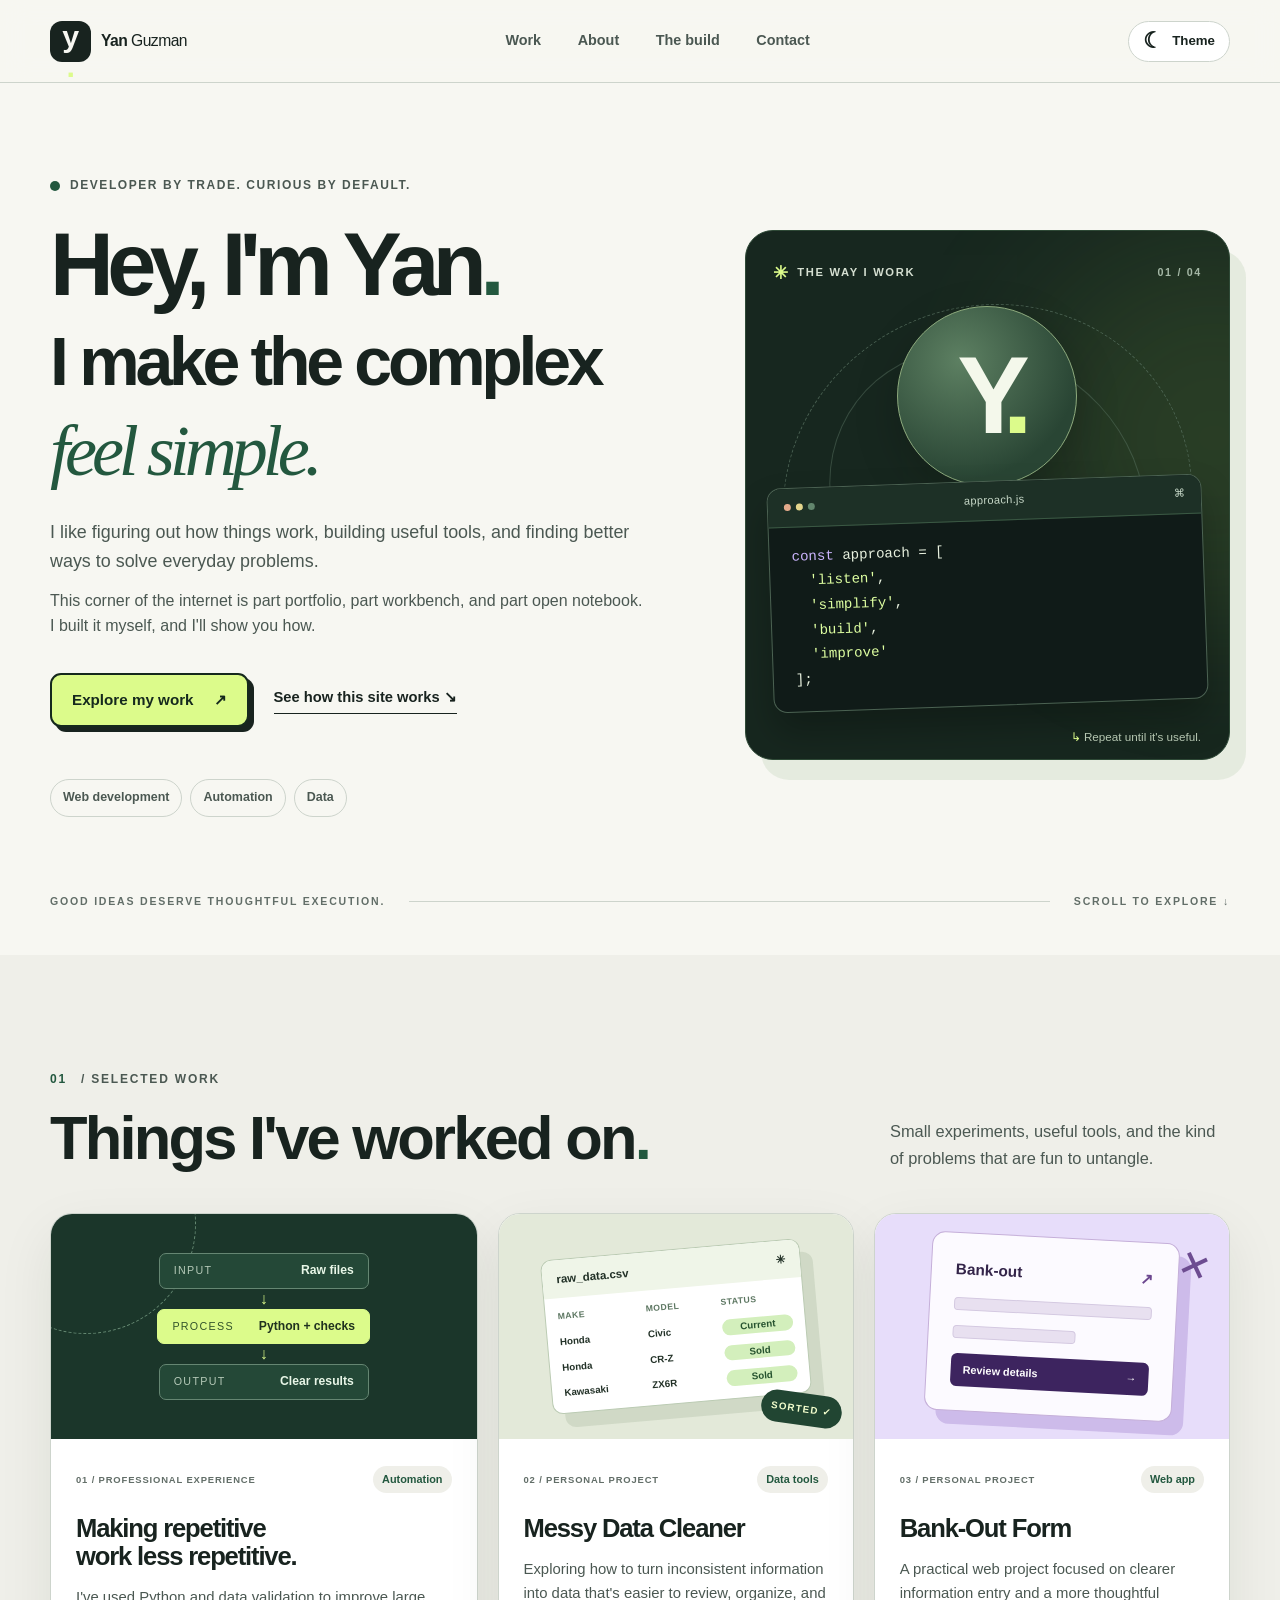
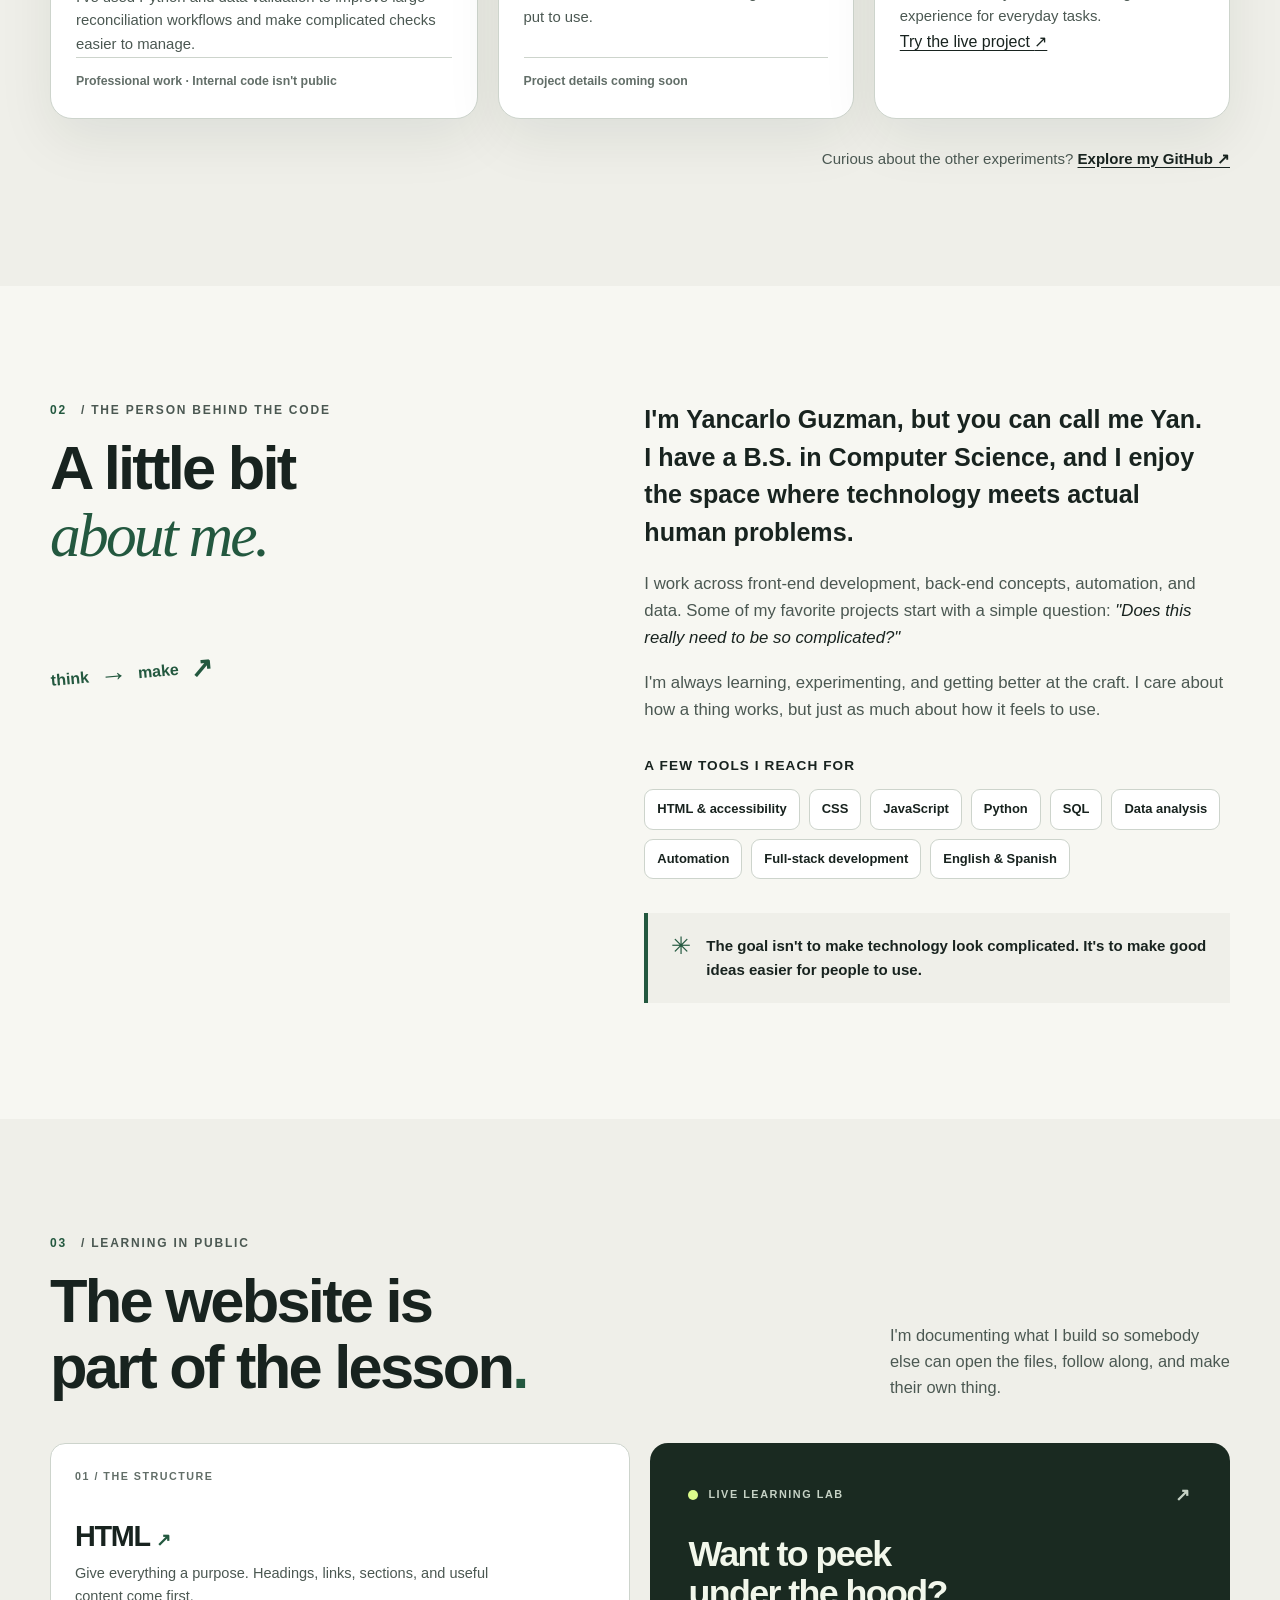
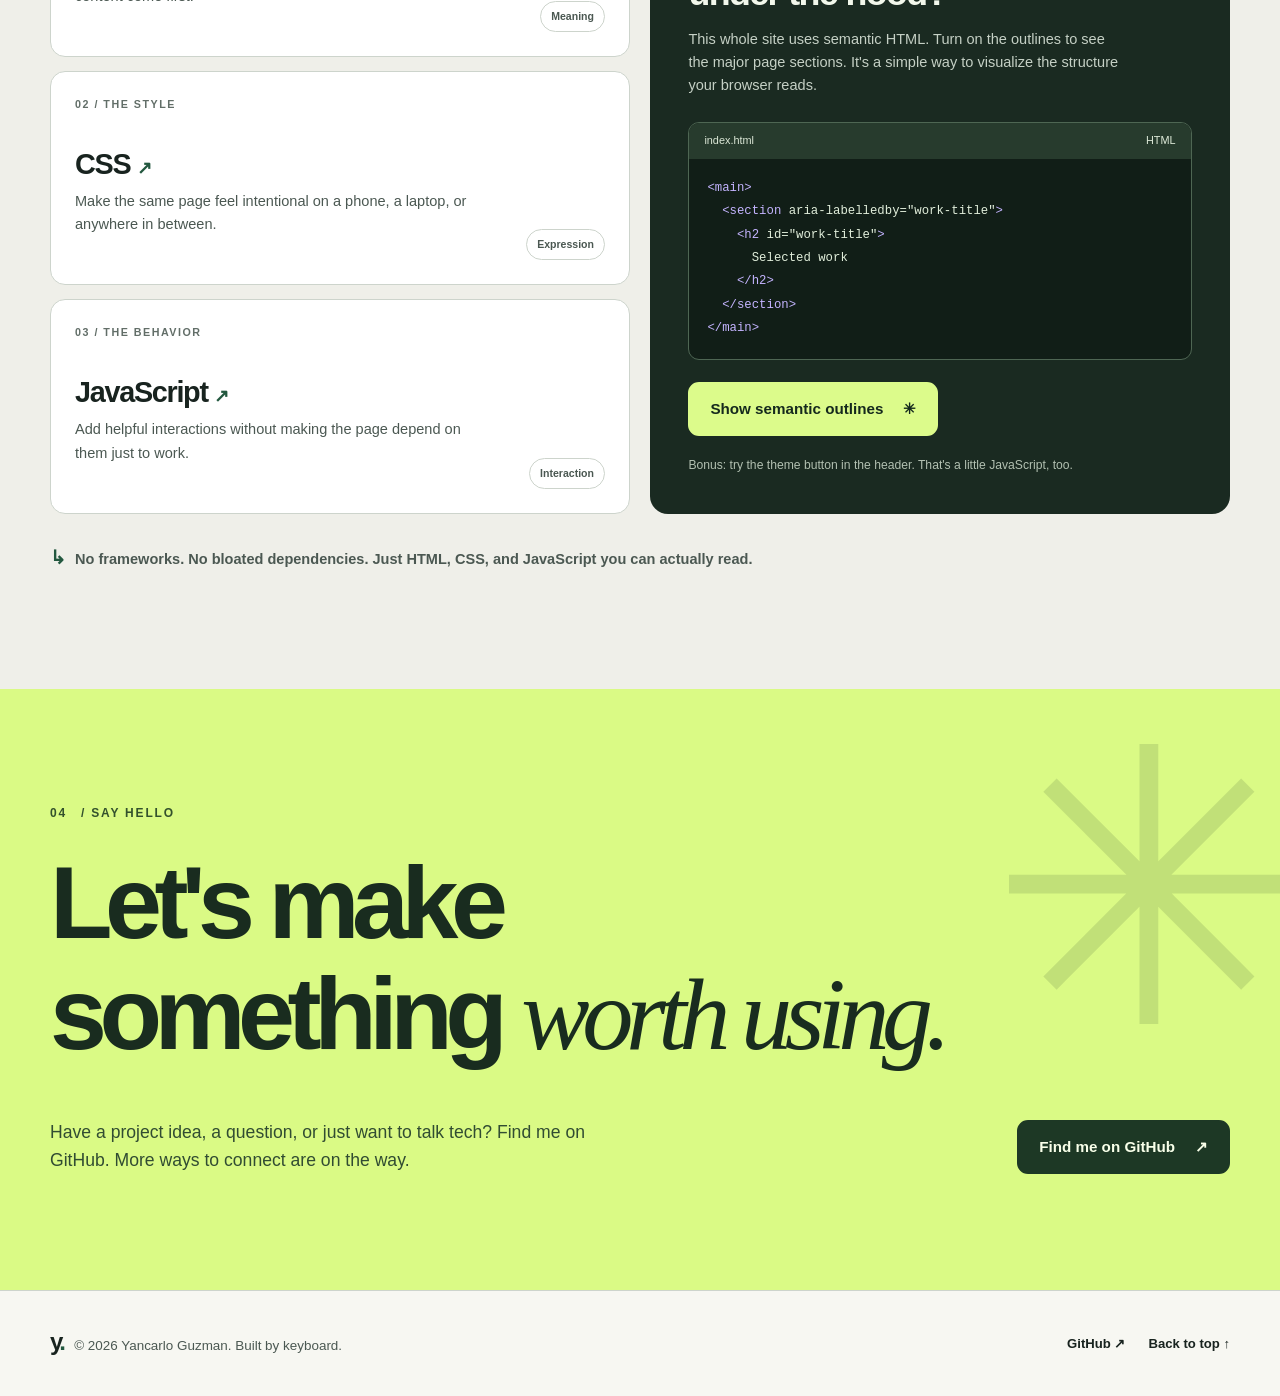
<file: index.html>
<!doctype html>
<html lang="en">
<head>
  <meta charset="utf-8">
  <meta name="viewport" content="width=device-width, initial-scale=1">
  <meta name="description" content="I'm Yan Guzman, a developer and problem solver working across the web, automation, and data. Explore my projects and follow along as I build in public.">
  <meta name="author" content="Yancarlo Guzman">
  <meta name="theme-color" content="#f7f7f2">
  <meta name="color-scheme" content="light dark">
  <meta name="robots" content="index, follow">
  <link rel="canonical" href="https://yancarlo.com/">
  <link rel="icon" href="./favicon.svg" type="image/svg+xml">

  <!-- I give social shares their own headline and description. Otherwise, sites guess what to show. -->
  <meta property="og:type" content="website">
  <meta property="og:site_name" content="Yan Guzman">
  <meta property="og:title" content="Yan Guzman — Developer & Problem Solver">
  <meta property="og:description" content="Making complex ideas feel simple. Projects, practical problem-solving, and learning by building.">
  <meta property="og:url" content="https://yancarlo.com/">
  <meta property="og:image" content="https://yancarlo.com/og-card.png">
  <meta property="og:image:width" content="1200">
  <meta property="og:image:height" content="630">
  <meta property="og:image:alt" content="Yan Guzman — I make the complex feel simple.">
  <meta name="twitter:card" content="summary_large_image">

  <title>Yan Guzman — Developer &amp; Problem Solver</title>

  <!-- Keeping files separate makes it easy to learn HTML, CSS, and JavaScript one layer at a time. -->
  <link rel="stylesheet" href="./styles.css">
  <script src="./script.js" defer></script>

  <!-- This gives search engines a little structured context. It's data, not visible page content. -->
  <script type="application/ld+json">
    {
      "@context": "https://schema.org",
      "@type": "Person",
      "name": "Yancarlo Guzman",
      "alternateName": "Yan Guzman",
      "url": "https://yancarlo.com/",
      "description": "Developer and problem solver interested in web development, automation, and data.",
      "sameAs": ["https://github.com/qittco"]
    }
  </script>
</head>
<body id="top">
  <!-- Keyboard users can skip the repeated navigation and go straight to the good stuff. -->
  <a class="skip-link" href="#main-content">Skip to main content</a>

  <header class="site-header" data-landmark="header">
    <div class="container header-inner">
      <a class="brand" href="#top" aria-label="Yan Guzman, back to top">
        <span class="brand-mark" aria-hidden="true">y<span>.</span></span>
        <span class="brand-name">Yan <span>Guzman</span></span>
      </a>

      <!-- These are ordinary links, so navigation works even when JavaScript is off. -->
      <nav class="site-nav" aria-label="Main navigation">
        <ul>
          <li><a href="#projects">Work</a></li>
          <li><a href="#about">About</a></li>
          <li><a href="#building">The build</a></li>
          <li><a href="#contact">Contact</a></li>
        </ul>
      </nav>

      <!-- Hidden until JavaScript starts: I don't want a button that does nothing. -->
      <button class="theme-toggle" type="button" data-theme-toggle aria-label="Switch color theme" hidden>
        <span class="theme-symbol" data-theme-symbol aria-hidden="true">☾</span>
        <span class="theme-toggle-text">Theme</span>
      </button>
    </div>
  </header>

  <main id="main-content" tabindex="-1" data-landmark="main">
    <!-- I use one H1 for the big introduction, then H2s for the main sections. -->
    <section class="hero section" aria-labelledby="intro-heading" data-landmark="section · introduction">
      <div class="container hero-grid">
        <div class="hero-copy">
          <p class="eyebrow"><span class="eyebrow-dot" aria-hidden="true"></span> Developer by trade. Curious by default.</p>
          <h1 id="intro-heading">Hey, I'm Yan<span class="period">.</span><br><span class="hero-statement">I make the complex <em>feel simple.</em></span></h1>
          <p class="hero-description">I like figuring out how things work, building useful tools, and finding better ways to solve everyday problems.</p>
          <p class="hero-description hero-description-secondary">This corner of the internet is part portfolio, part workbench, and part open notebook. I built it myself, and I'll show you how.</p>
          <div class="hero-actions">
            <a class="button button-primary" href="#projects">Explore my work <span aria-hidden="true">↗</span></a>
            <a class="text-link" href="#building">See how this site works <span aria-hidden="true">↘</span></a>
          </div>
          <ul class="hero-credentials" aria-label="Areas of focus">
            <li>Web development</li>
            <li>Automation</li>
            <li>Data</li>
          </ul>
        </div>

        <!-- This little code card is regular text, not a big image that needs downloading. -->
        <aside class="hero-visual" aria-label="My approach to solving a problem">
          <div class="visual-topline"><span class="tiny-star" aria-hidden="true">✳</span> THE WAY I WORK <span class="visual-coordinate" aria-hidden="true">01 / 04</span></div>
          <div class="orbit orbit-one" aria-hidden="true"></div>
          <div class="orbit orbit-two" aria-hidden="true"></div>
          <div class="visual-center" aria-hidden="true"><span>Y<span class="period">.</span></span></div>
          <div class="code-card">
            <div class="code-card-top"><span class="window-dots" aria-hidden="true"><i></i><i></i><i></i></span><span>approach.js</span><span aria-hidden="true">⌘</span></div>
            <pre><code><span class="code-purple">const</span> approach = [
  <span class="code-lime">'listen'</span>,
  <span class="code-lime">'simplify'</span>,
  <span class="code-lime">'build'</span>,
  <span class="code-lime">'improve'</span>
];</code></pre>
          </div>
          <p class="visual-caption"><span class="caption-mark" aria-hidden="true">↳</span> Repeat until it's useful.</p>
        </aside>
      </div>
      <div class="container">
        <div class="hero-bottom"><span>GOOD IDEAS DESERVE THOUGHTFUL EXECUTION.</span><span class="hero-bottom-line" aria-hidden="true"></span><span>SCROLL TO EXPLORE ↓</span></div>
      </div>
    </section>

    <section class="section projects-section" id="projects" aria-labelledby="projects-heading" data-landmark="section · projects">
      <div class="container">
        <div class="section-heading">
          <div>
            <p class="section-kicker"><span>01</span> / SELECTED WORK</p>
            <h2 id="projects-heading">Things I've worked on<span class="period">.</span></h2>
          </div>
          <p>Small experiments, useful tools, and the kind of problems that are fun to untangle.</p>
        </div>

        <!-- Honest project cards beat placeholder links. I only link to work when I have a real page to show. -->
        <div class="project-grid">
          <article class="project-card project-card-featured">
            <div class="project-art project-art-flow" aria-hidden="true">
              <div class="flow-node"><span>INPUT</span><strong>Raw files</strong></div>
              <div class="flow-connector"><span>↓</span></div>
              <div class="flow-node flow-node-active"><span>PROCESS</span><strong>Python + checks</strong></div>
              <div class="flow-connector"><span>↓</span></div>
              <div class="flow-node"><span>OUTPUT</span><strong>Clear results</strong></div>
            </div>
            <div class="project-body">
              <p class="project-meta"><span>01 / PROFESSIONAL EXPERIENCE</span><span class="project-tag">Automation</span></p>
              <h3>Making repetitive work less repetitive.</h3>
              <p>I've used Python and data validation to improve large reconciliation workflows and make complicated checks easier to manage.</p>
              <p class="project-disclosure">Professional work · Internal code isn't public</p>
            </div>
          </article>

          <article class="project-card">
            <div class="project-art project-art-data" aria-hidden="true">
              <div class="data-window">
                <div class="data-window-heading"><span>raw_data.csv</span><span>✳</span></div>
                <div class="data-table"><span>MAKE</span><span>MODEL</span><span>STATUS</span><b>Honda</b><b>Civic</b><b class="data-pill">Current</b><b>Honda</b><b>CR-Z</b><b class="data-pill">Sold</b><b>Kawasaki</b><b>ZX6R</b><b class="data-pill">Sold</b></div>
              </div>
              <span class="art-stamp">SORTED ✓</span>
            </div>
            <div class="project-body">
              <p class="project-meta"><span>02 / PERSONAL PROJECT</span><span class="project-tag">Data tools</span></p>
              <h3>Messy Data Cleaner</h3>
              <p>Exploring how to turn inconsistent information into data that's easier to review, organize, and put to use.</p>
              <p class="project-disclosure">Project details coming soon</p>
            </div>
          </article>

          <article class="project-card">
            <div class="project-art project-art-form" aria-hidden="true">
              <div class="form-mockup"><span class="form-mockup-title">Bank-out <span>↗</span></span><span class="form-mockup-line"></span><span class="form-mockup-line short"></span><span class="form-mockup-button">Review details <span>→</span></span></div>
              <span class="form-cross" aria-hidden="true">+</span>
            </div>
            <div class="project-body">
              <p class="project-meta"><span>03 / PERSONAL PROJECT</span><span class="project-tag">Web app</span></p>
              <h3>Bank-Out Form</h3>
              <p>A practical web project focused on clearer information entry and a more thoughtful experience for everyday tasks.</p>
              <a class="project-link" href="/projects/bankout">
                Try the live project
                <span aria-hidden="true">↗</span>
                </a>
            </div>
          </article>
        </div>
        <p class="projects-followup">Curious about the other experiments? <a class="inline-link" href="https://github.com/qittco" target="_blank" rel="noopener noreferrer">Explore my GitHub <span aria-hidden="true">↗</span></a></p>
      </div>
    </section>

    <section class="section about-section" id="about" aria-labelledby="about-heading" data-landmark="section · about">
      <div class="container about-grid">
        <div class="about-heading">
          <p class="section-kicker"><span>02</span> / THE PERSON BEHIND THE CODE</p>
          <h2 id="about-heading">A little bit <em>about me.</em></h2>
          <div class="about-doodle" aria-hidden="true"><span>think</span><span>→</span><span>make</span><span>↗</span></div>
        </div>
        <div class="about-content">
          <p class="about-lead">I'm Yancarlo Guzman, but you can call me Yan. I have a B.S. in Computer Science, and I enjoy the space where technology meets actual human problems.</p>
          <p>I work across front-end development, back-end concepts, automation, and data. Some of my favorite projects start with a simple question: <em>"Does this really need to be so complicated?"</em></p>
          <p>I'm always learning, experimenting, and getting better at the craft. I care about how a thing works, but just as much about how it feels to use.</p>
          <h3 class="subheading">A few tools I reach for</h3>
          <ul class="skill-tags" aria-label="Technical interests and tools">
            <li>HTML &amp; accessibility</li><li>CSS</li><li>JavaScript</li><li>Python</li><li>SQL</li><li>Data analysis</li><li>Automation</li><li>Full-stack development</li><li>English &amp; Spanish</li>
          </ul>
          <div class="about-note"><span aria-hidden="true">✳</span><p>The goal isn't to make technology look complicated. It's to make good ideas easier for people to use.</p></div>
        </div>
      </div>
    </section>

    <section class="section building-section" id="building" aria-labelledby="building-heading" data-landmark="section · building in public">
      <div class="container">
        <div class="section-heading building-heading">
          <div><p class="section-kicker"><span>03</span> / LEARNING IN PUBLIC</p><h2 id="building-heading">The website is part of the lesson<span class="period">.</span></h2></div>
          <p>I'm documenting what I build so somebody else can open the files, follow along, and make their own thing.</p>
        </div>
        <div class="building-grid">
          <div class="building-layers">
            <article class="layer-card"><span class="layer-number">01 / THE STRUCTURE</span><div><h3>HTML <span aria-hidden="true">↗</span></h3><p>Give everything a purpose. Headings, links, sections, and useful content come first.</p></div><span class="layer-chip">Meaning</span></article>
            <article class="layer-card"><span class="layer-number">02 / THE STYLE</span><div><h3>CSS <span aria-hidden="true">↗</span></h3><p>Make the same page feel intentional on a phone, a laptop, or anywhere in between.</p></div><span class="layer-chip">Expression</span></article>
            <article class="layer-card"><span class="layer-number">03 / THE BEHAVIOR</span><div><h3>JavaScript <span aria-hidden="true">↗</span></h3><p>Add helpful interactions without making the page depend on them just to work.</p></div><span class="layer-chip">Interaction</span></article>
          </div>
          <div class="build-lab">
            <div class="lab-heading"><span class="lab-dot" aria-hidden="true"></span><span>LIVE LEARNING LAB</span><span aria-hidden="true">↗</span></div>
            <h3>Want to peek under the hood?</h3>
            <p>This whole site uses semantic HTML. Turn on the outlines to see the major page sections. It's a simple way to visualize the structure your browser reads.</p>
            <div class="lab-code"><div class="lab-code-heading"><span>index.html</span><span>HTML</span></div><pre><code><span class="lab-code-blue">&lt;main&gt;</span>
  <span class="lab-code-blue">&lt;section</span> aria-labelledby="work-title"<span class="lab-code-blue">&gt;</span>
    <span class="lab-code-blue">&lt;h2</span> id="work-title"<span class="lab-code-blue">&gt;</span>
      Selected work
    <span class="lab-code-blue">&lt;/h2&gt;</span>
  <span class="lab-code-blue">&lt;/section&gt;</span>
<span class="lab-code-blue">&lt;/main&gt;</span></code></pre></div>
            <!-- This button becomes available only when script.js is running. -->
            <button class="button button-lab" type="button" data-outline-toggle aria-pressed="false" hidden><span data-outline-label>Show semantic outlines</span> <span aria-hidden="true">✳</span></button>
            <p class="lab-footnote">Bonus: try the theme button in the header. That's a little JavaScript, too.</p>
          </div>
        </div>
        <p class="build-principle"><span aria-hidden="true">↳</span> No frameworks. No bloated dependencies. Just HTML, CSS, and JavaScript you can actually read.</p>
      </div>
    </section>

    <section class="section contact-section" id="contact" aria-labelledby="contact-heading" data-landmark="section · contact">
      <div class="container contact-inner">
        <p class="section-kicker"><span>04</span> / SAY HELLO</p>
        <h2 id="contact-heading">Let's make something <em>worth using.</em></h2>
        <div class="contact-bottom"><p>Have a project idea, a question, or just want to talk tech? Find me on GitHub. More ways to connect are on the way.</p><a class="button button-contact" href="https://github.com/qittco" target="_blank" rel="noopener noreferrer">Find me on GitHub <span aria-hidden="true">↗</span></a></div>
        <span class="contact-spark" aria-hidden="true">✳</span>
      </div>
    </section>
  </main>

  <footer class="site-footer" data-landmark="footer">
    <div class="container footer-inner">
      <p><span class="footer-brand">y<span class="period">.</span></span> © <span data-year>2026</span> Yancarlo Guzman. Built by keyboard.</p>
      <div class="footer-links"><a href="https://github.com/qittco" target="_blank" rel="noopener noreferrer">GitHub ↗</a><a href="#top">Back to top ↑</a></div>
    </div>
  </footer>
</body>
</html>
</file>
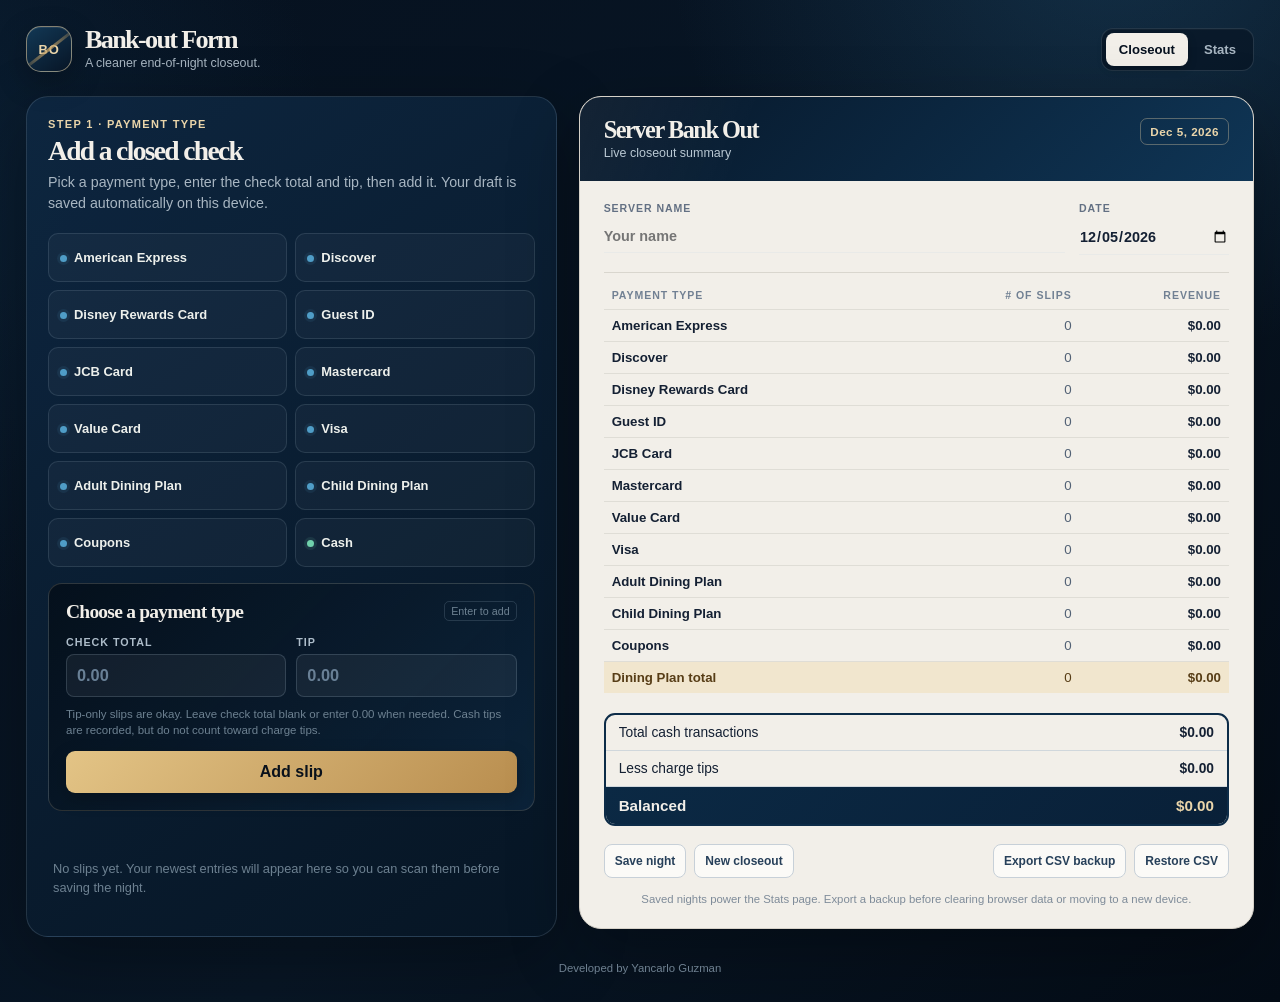
<file: Projects/bankout.html>
<!doctype html>
<html lang="en">
<head>
  <meta charset="utf-8">
  <meta name="viewport" content="width=device-width, initial-scale=1">
  <meta name="theme-color" content="#06111f">
  <meta name="description" content="A fast, private server bank-out form with backup and performance statistics.">
  <title>Bank-out Form</title>
  <style>
    /*
      BANK-OUT FORM
      One self-contained HTML file. It works on GitHub Pages with no server,
      no log-in, and no external packages. Data stays in the browser until
      the user exports a CSV backup.
    */
    :root {
      --sapphire-950: #06111f;
      --sapphire-900: #091a2d;
      --sapphire-800: #0d2741;
      --sapphire-700: #123755;
      --sapphire-500: #4f9dc7;
      --ink: #edf0ec;
      --ink-muted: #a8b6c2;
      --ink-faint: #6d8191;
      --paper: #f2efe9;
      --paper-soft: #e8e5de;
      --line-dark: rgba(185, 211, 229, .16);
      --line-light: #d9d6ce;
      --gold: #c6a367;
      --gold-light: #ead5aa;
      --positive: #70d1ac;
      --warning: #f1b36a;
      --danger: #f18787;
      --shadow: 0 24px 70px rgba(0, 0, 0, .30);
      --radius-lg: 22px;
      --radius-md: 14px;
      --radius-sm: 10px;
      /*
        These local font stacks give the interface the same kind of elegant,
        high-contrast editorial feeling as the Qitt wordmark without relying
        on a downloaded web font.
      */
      --font-display: "Bodoni 72", Didot, "Bodoni Moda", "Iowan Old Style", Georgia, serif;
      --font-ui: "Avenir Next", Avenir, "Helvetica Neue", Helvetica, Arial, sans-serif;
    }

    * { box-sizing: border-box; }

    html { background: var(--sapphire-950); }

    body {
      min-width: 320px;
      margin: 0;
      color: var(--ink);
      font-family: var(--font-ui);
      background:
        radial-gradient(circle at 87% -8%, rgba(49, 116, 161, .27), transparent 28rem),
        radial-gradient(circle at -12% 17%, rgba(18, 55, 85, .42), transparent 30rem),
        linear-gradient(135deg, #06111f 0%, #081625 55%, #040c16 100%);
    }

    button, input { font: inherit; }

    button { -webkit-tap-highlight-color: transparent; }

    .shell {
      max-width: 1500px;
      min-height: 100vh;
      margin: 0 auto;
      padding: 26px;
    }

    .app-header {
      display: flex;
      align-items: center;
      justify-content: space-between;
      gap: 18px;
      margin-bottom: 24px;
    }

    .identity { display: flex; align-items: center; gap: 13px; }

    .brand-mark {
      position: relative;
      display: grid;
      width: 46px;
      height: 46px;
      place-items: center;
      overflow: hidden;
      color: var(--gold-light);
      border: 1px solid rgba(234, 213, 170, .55);
      border-radius: 15px;
      background: linear-gradient(145deg, #123855, #071526);
      box-shadow: inset 0 1px 0 rgba(255,255,255,.08), 0 10px 30px rgba(0,0,0,.25);
      font-size: .81rem;
      font-weight: 900;
      letter-spacing: .07em;
    }

    .brand-mark::after {
      position: absolute;
      width: 74px;
      height: 3px;
      content: "";
      transform: rotate(-38deg);
      background: linear-gradient(90deg, transparent, var(--gold), transparent);
      opacity: .8;
    }

    .identity h1 {
      margin: 0;
      color: var(--paper);
      font-family: var(--font-display);
      font-size: 1.64rem;
      font-weight: 600;
      letter-spacing: -.065em;
      line-height: .95;
    }

    .identity p {
      margin: 3px 0 0;
      color: var(--ink-muted);
      font-size: .78rem;
    }

    .nav {
      display: inline-flex;
      padding: 4px;
      border: 1px solid var(--line-dark);
      border-radius: 12px;
      background: rgba(7, 22, 37, .72);
      box-shadow: inset 0 1px 0 rgba(255,255,255,.03);
      gap: 3px;
    }

    .nav button {
      padding: 9px 13px;
      color: var(--ink-muted);
      border: 0;
      border-radius: 8px;
      background: transparent;
      font-size: .82rem;
      font-weight: 800;
      cursor: pointer;
      transition: .16s ease;
    }

    .nav button:hover { color: var(--paper); }
    .nav button.active {
      color: var(--sapphire-950);
      background: var(--paper);
      box-shadow: 0 3px 10px rgba(0,0,0,.2);
    }

    .view[hidden] { display: none; }

    .closeout-layout {
      display: grid;
      grid-template-columns: minmax(330px, .88fr) minmax(500px, 1.12fr);
      align-items: start;
      gap: 22px;
    }

    .panel {
      border: 1px solid var(--line-dark);
      border-radius: var(--radius-lg);
      background: linear-gradient(145deg, rgba(14, 39, 65, .93), rgba(7, 22, 37, .93));
      box-shadow: var(--shadow);
    }

    .entry-panel { padding: 21px; }

    .eyebrow {
      margin: 0 0 8px;
      color: var(--gold-light);
      font-size: .69rem;
      font-weight: 900;
      letter-spacing: .12em;
      text-transform: uppercase;
    }

    h2 {
      margin: 0;
      color: var(--paper);
      font-family: var(--font-display);
      font-size: 1.72rem;
      font-weight: 600;
      letter-spacing: -.06em;
      line-height: .98;
    }

    .intro {
      margin: 7px 0 20px;
      color: var(--ink-muted);
      font-size: .89rem;
      line-height: 1.45;
    }

    .payment-grid {
      display: grid;
      grid-template-columns: repeat(2, minmax(0, 1fr));
      gap: 8px;
    }

    .payment-type {
      min-height: 49px;
      padding: 10px 11px;
      color: var(--ink);
      border: 1px solid rgba(189, 213, 229, .13);
      border-radius: var(--radius-sm);
      background: rgba(255,255,255,.035);
      font-size: .81rem;
      font-weight: 750;
      line-height: 1.16;
      text-align: left;
      cursor: pointer;
      transition: .16s ease;
    }

    .payment-type::before {
      display: inline-block;
      width: 7px;
      height: 7px;
      margin-right: 7px;
      content: "";
      border-radius: 50%;
      background: var(--sapphire-500);
      box-shadow: 0 0 0 3px rgba(79, 157, 199, .10);
    }

    .payment-type.cash::before {
      background: var(--positive);
      box-shadow: 0 0 0 3px rgba(112, 209, 172, .11);
    }

    .payment-type:hover,
    .payment-type:focus-visible {
      border-color: rgba(234, 213, 170, .65);
      background: rgba(198, 163, 103, .10);
      outline: none;
    }

    .payment-type.selected {
      color: #fff9ec;
      border-color: var(--gold);
      background: linear-gradient(135deg, rgba(198,163,103,.24), rgba(17,55,85,.58));
      box-shadow: inset 0 0 0 1px rgba(255,255,255,.045);
    }

    .quick-add {
      margin-top: 16px;
      padding: 17px;
      border: 1px solid rgba(234, 213, 170, .17);
      border-radius: var(--radius-md);
      background: linear-gradient(135deg, rgba(4, 13, 23, .82), rgba(13, 37, 60, .92));
    }

    .quick-add-top { display: flex; justify-content: space-between; gap: 12px; align-items: start; }

    .quick-add h3 {
      min-height: 20px;
      margin: 0 0 13px;
      color: var(--paper);
      font-family: var(--font-display);
      font-size: 1.22rem;
      font-weight: 600;
      letter-spacing: -.04em;
    }

    .shortcut {
      padding: 3px 6px;
      color: var(--ink-faint);
      border: 1px solid var(--line-dark);
      border-radius: 5px;
      font-size: .67rem;
      white-space: nowrap;
    }

    .input-row { display: grid; grid-template-columns: 1fr 1fr; gap: 10px; }

    .field label {
      display: block;
      margin: 0 0 6px;
      color: #aebdca;
      font-size: .67rem;
      font-weight: 900;
      letter-spacing: .09em;
    }

    .field input,
    .form-field input {
      width: 100%;
      border: 1px solid rgba(188, 211, 225, .18);
      border-radius: 8px;
      outline: 0;
      transition: .16s ease;
    }

    .field input {
      padding: 11px 10px;
      color: var(--paper);
      background: rgba(255,255,255,.055);
      font-size: 1.02rem;
      font-weight: 800;
    }

    .field input::placeholder { color: #698096; }
    .field input:focus,
    .form-field input:focus { border-color: var(--gold); box-shadow: 0 0 0 3px rgba(198, 163, 103, .12); }

    .tip-note {
      margin: 10px 0 0;
      color: var(--ink-faint);
      font-size: .72rem;
      line-height: 1.35;
    }

    .primary-button,
    .button {
      border: 0;
      font: inherit;
      font-weight: 900;
      cursor: pointer;
      transition: transform .14s ease, filter .14s ease;
    }

    .primary-button:hover,
    .button:hover { filter: brightness(1.06); }

    .primary-button:active,
    .button:active { transform: translateY(1px); }

    .primary-button {
      width: 100%;
      margin-top: 13px;
      padding: 12px;
      color: #09111b;
      border-radius: 9px;
      background: linear-gradient(135deg, #e3c486, #b98e4f);
      box-shadow: 0 6px 18px rgba(0,0,0,.22);
    }

    .slip-list {
      max-height: 340px;
      margin-top: 15px;
      overflow: auto;
    }

    .slip-list::-webkit-scrollbar,
    .history-list::-webkit-scrollbar { width: 7px; }
    .slip-list::-webkit-scrollbar-thumb,
    .history-list::-webkit-scrollbar-thumb { border-radius: 20px; background: #3d576f; }

    .slip {
      display: grid;
      grid-template-columns: minmax(0, 1fr) auto 26px;
      align-items: center;
      gap: 10px;
      padding: 11px 2px;
      border-bottom: 1px solid rgba(201, 218, 230, .12);
    }

    .slip:last-child { border-bottom: 0; }

    .slip-title {
      overflow: hidden;
      color: var(--paper);
      font-size: .82rem;
      font-weight: 800;
      text-overflow: ellipsis;
      white-space: nowrap;
    }

    .slip-meta { margin-top: 3px; color: var(--ink-faint); font-size: .71rem; }
    .slip-amount { color: var(--gold-light); font-size: .86rem; font-weight: 850; font-variant-numeric: tabular-nums; text-align: right; }

    .icon-button {
      display: grid;
      width: 26px;
      height: 26px;
      padding: 0;
      place-items: center;
      color: #e89b9b;
      border: 0;
      border-radius: 7px;
      background: transparent;
      cursor: pointer;
    }

    .icon-button:hover { background: rgba(241, 135, 135, .12); }

    .empty-state {
      padding: 21px 5px 5px;
      color: var(--ink-faint);
      font-size: .8rem;
      line-height: 1.45;
    }

    .bank-sheet {
      overflow: hidden;
      color: #142033;
      border: 1px solid #d6d1c8;
      border-radius: var(--radius-lg);
      background: var(--paper);
      box-shadow: var(--shadow);
    }

    .sheet-banner {
      display: flex;
      align-items: flex-start;
      justify-content: space-between;
      gap: 14px;
      padding: 21px 24px;
      color: var(--paper);
      background:
        linear-gradient(110deg, rgba(255,255,255,.05), transparent 26%),
        linear-gradient(135deg, #071729, #0f3555);
    }

    .sheet-banner h2 { font-size: 1.52rem; }
    .sheet-banner p { margin: 4px 0 0; color: #b9c8d3; font-size: .78rem; }

    .sheet-date {
      padding: 6px 9px;
      color: var(--gold-light);
      border: 1px solid rgba(234,213,170,.35);
      border-radius: 7px;
      font-size: .73rem;
      font-weight: 850;
      letter-spacing: .04em;
      white-space: nowrap;
    }

    .sheet-body { padding: 21px 24px 20px; }

    .details {
      display: grid;
      grid-template-columns: 1fr 150px;
      gap: 14px;
      padding-bottom: 17px;
      border-bottom: 1px solid var(--line-light);
    }

    .form-field label {
      display: block;
      margin-bottom: 6px;
      color: #637083;
      font-size: .66rem;
      font-weight: 900;
      letter-spacing: .09em;
      text-transform: uppercase;
    }

    .form-field input {
      padding: 8px 0;
      color: #142033;
      border-width: 0 0 1px;
      border-radius: 0;
      background: transparent;
      font-size: .9rem;
      font-weight: 800;
      box-shadow: none;
    }

    .bank-table { width: 100%; margin-top: 16px; border-collapse: collapse; }

    .bank-table th {
      padding: 0 8px 8px;
      color: #718093;
      font-size: .66rem;
      font-weight: 900;
      letter-spacing: .09em;
      text-align: left;
      text-transform: uppercase;
    }

    .bank-table th:nth-child(n+2),
    .bank-table td:nth-child(n+2) { text-align: right; }

    .bank-table td {
      padding: 8px;
      border-top: 1px solid #dfddd6;
      font-size: .83rem;
    }

    .bank-table td:first-child { font-weight: 750; }
    .bank-table .number { color: #526175; font-variant-numeric: tabular-nums; }
    .bank-table .amount { font-weight: 850; font-variant-numeric: tabular-nums; }

    .bank-table .dining-row td {
      color: #573d16;
      background: #f1e6ce;
    }

    .cash-box {
      margin-top: 20px;
      overflow: hidden;
      border: 2px solid #0d2c48;
      border-radius: 11px;
    }

    .cash-row {
      display: flex;
      align-items: center;
      justify-content: space-between;
      gap: 16px;
      padding: 10px 13px;
      border-bottom: 1px solid #d0d7dc;
      font-size: .86rem;
    }

    .cash-row:last-child { border: 0; }
    .cash-row strong { font-variant-numeric: tabular-nums; }

    .cash-result {
      color: var(--paper);
      background: linear-gradient(135deg, #0b2944, #092038);
      font-size: .95rem;
      font-weight: 850;
    }

    .cash-result strong { color: var(--gold-light); }
    .cash-result.good strong { color: var(--positive); }
    .cash-result.warn strong { color: var(--warning); }

    .sheet-actions {
      display: flex;
      flex-wrap: wrap;
      justify-content: space-between;
      gap: 11px;
      margin-top: 18px;
    }

    .action-group { display: flex; flex-wrap: wrap; gap: 8px; }

    .button {
      padding: 9px 10px;
      color: #27405a;
      border: 1px solid #c7d0d8;
      border-radius: 8px;
      background: #fbfaf7;
      font-size: .75rem;
    }

    .button.danger { color: #a84d4d; border-color: #e6c2c2; }
    .file-button { position: relative; }
    .file-button input { position: absolute; width: 1px; height: 1px; opacity: 0; pointer-events: none; }

    .saving-note {
      margin: 14px 0 0;
      color: #7e8b99;
      font-size: .71rem;
      line-height: 1.4;
      text-align: center;
    }

    /* Stats */
    .stats-header { margin: 2px 0 20px; }
    .stats-header .intro { max-width: 600px; margin-bottom: 0; }

    .metric-grid {
      display: grid;
      grid-template-columns: repeat(4, minmax(0, 1fr));
      gap: 12px;
      margin-bottom: 19px;
    }

    .metric {
      position: relative;
      min-height: 121px;
      padding: 16px;
      overflow: hidden;
      border: 1px solid var(--line-dark);
      border-radius: var(--radius-md);
      background: linear-gradient(145deg, rgba(16, 47, 77, .92), rgba(7, 22, 37, .92));
      box-shadow: 0 13px 35px rgba(0,0,0,.17);
    }

    .metric::after {
      position: absolute;
      top: -45px;
      right: -40px;
      width: 110px;
      height: 110px;
      content: "";
      border: 1px solid rgba(234,213,170,.11);
      border-radius: 50%;
    }

    .metric-label {
      position: relative;
      color: var(--ink-muted);
      font-size: .67rem;
      font-weight: 900;
      letter-spacing: .09em;
      text-transform: uppercase;
    }

    .metric-value {
      position: relative;
      margin-top: 8px;
      color: var(--paper);
      font-size: 1.52rem;
      font-weight: 850;
      letter-spacing: -.05em;
      font-variant-numeric: tabular-nums;
    }

    .metric-detail {
      position: relative;
      margin-top: 6px;
      color: var(--gold-light);
      font-size: .72rem;
      line-height: 1.35;
    }

    .stats-grid {
      display: grid;
      grid-template-columns: 1.08fr .92fr;
      gap: 19px;
    }

    .stats-card {
      padding: 19px;
      border: 1px solid var(--line-dark);
      border-radius: var(--radius-lg);
      background: linear-gradient(145deg, rgba(13, 39, 65, .92), rgba(7,22,37,.92));
      box-shadow: 0 13px 36px rgba(0,0,0,.15);
    }

    .stats-card h3 {
      margin: 0;
      color: var(--paper);
      font-family: var(--font-display);
      font-size: 1.28rem;
      font-weight: 600;
      letter-spacing: -.045em;
    }

    .stats-card .subhead {
      margin: 5px 0 15px;
      color: var(--ink-faint);
      font-size: .72rem;
      line-height: 1.35;
    }

    .comparison-list { display: grid; gap: 9px; }

    .comparison {
      display: grid;
      grid-template-columns: 1fr auto;
      align-items: center;
      gap: 11px;
      padding: 11px 12px;
      border: 1px solid rgba(189, 213, 229, .11);
      border-radius: 10px;
      background: rgba(255,255,255,.035);
    }

    .comparison b { display: block; color: var(--paper); font-size: .8rem; }
    .comparison small { display: block; margin-top: 3px; color: var(--ink-faint); font-size: .69rem; }
    .comparison strong { color: var(--gold-light); font-size: .86rem; font-variant-numeric: tabular-nums; text-align: right; }
    .comparison strong.up { color: var(--positive); }
    .comparison strong.down { color: var(--warning); }

    .record {
      display: flex;
      align-items: center;
      justify-content: space-between;
      gap: 15px;
      padding: 15px;
      border: 1px solid rgba(198,163,103,.27);
      border-radius: 12px;
      background: linear-gradient(110deg, rgba(198,163,103,.16), rgba(14,39,65,.45));
    }

    .record-label { color: var(--gold-light); font-size: .67rem; font-weight: 900; letter-spacing: .10em; text-transform: uppercase; }
    .record-value { margin-top: 5px; color: var(--paper); font-size: 1.38rem; font-weight: 850; letter-spacing: -.045em; }
    .record-meta { max-width: 160px; color: var(--ink-muted); font-size: .73rem; line-height: 1.4; text-align: right; }

    .monthly-chart {
      display: flex;
      align-items: end;
      height: 184px;
      padding: 12px 3px 0;
      border-bottom: 1px solid var(--line-dark);
      gap: 8px;
    }

    .month-bar {
      display: flex;
      flex: 1;
      min-width: 16px;
      height: 100%;
      align-items: end;
      justify-content: center;
      position: relative;
    }

    .month-bar i {
      display: block;
      width: 100%;
      min-height: 3px;
      border-radius: 5px 5px 2px 2px;
      background: linear-gradient(180deg, #d9bd82, #668fb0);
      box-shadow: 0 4px 14px rgba(112, 184, 225, .16);
    }

    .month-bar:hover i { background: linear-gradient(180deg, #f0d9a8, #85c9f4); }
    .month-bar span { position: absolute; bottom: -21px; color: var(--ink-faint); font-size: .62rem; text-transform: uppercase; }
    .month-bar em { position: absolute; top: -21px; display: none; color: var(--gold-light); font-size: .65rem; font-style: normal; white-space: nowrap; }
    .month-bar:hover em { display: block; }

    .weekday-grid { display: grid; grid-template-columns: repeat(7, minmax(0, 1fr)); gap: 6px; }

    .weekday {
      min-height: 104px;
      padding: 9px 6px;
      border: 1px solid rgba(189,213,229,.11);
      border-radius: 9px;
      background: rgba(255,255,255,.035);
      text-align: center;
    }

    .weekday span { display: block; color: var(--ink-faint); font-size: .64rem; font-weight: 900; text-transform: uppercase; }
    .weekday strong { display: block; margin-top: 10px; color: var(--paper); font-size: .82rem; font-variant-numeric: tabular-nums; }
    .weekday small { display: block; margin-top: 5px; color: var(--gold-light); font-size: .63rem; }

    .payment-bars { display: grid; gap: 10px; }

    .payment-bar {
      display: grid;
      grid-template-columns: 126px minmax(50px, 1fr) auto;
      align-items: center;
      gap: 9px;
      color: var(--ink-muted);
      font-size: .74rem;
    }

    .bar-track { height: 7px; overflow: hidden; border-radius: 20px; background: rgba(187,213,229,.12); }
    .bar-fill { height: 100%; border-radius: inherit; background: linear-gradient(90deg, #477fa7, #d4b471); }
    .payment-bar b { color: var(--paper); font-size: .74rem; font-variant-numeric: tabular-nums; }

    .history-list { max-height: 430px; overflow: auto; }

    .history-item {
      display: grid;
      grid-template-columns: minmax(0, 1fr) auto auto;
      align-items: center;
      gap: 10px;
      padding: 11px 1px;
      border-bottom: 1px solid rgba(189,213,229,.11);
    }

    .history-item:last-child { border-bottom: 0; }
    .history-date { color: var(--paper); font-size: .8rem; font-weight: 800; }
    .history-meta { margin-top: 3px; color: var(--ink-faint); font-size: .68rem; }
    .history-sales { color: var(--gold-light); font-size: .79rem; font-weight: 850; font-variant-numeric: tabular-nums; text-align: right; }
    .load-button { padding: 6px 7px; color: #a9c4d8; border: 1px solid rgba(169,196,216,.22); border-radius: 6px; background: transparent; font-size: .67rem; font-weight: 850; cursor: pointer; }
    .load-button:hover { color: var(--paper); border-color: var(--gold); }

    .stats-empty { padding: 18px 2px; color: var(--ink-faint); font-size: .8rem; line-height: 1.45; }

    .footer {
      padding: 25px 4px 2px;
      color: #6f8191;
      font-size: .71rem;
      text-align: center;
    }

    @media (max-width: 990px) {
      .closeout-layout,
      .stats-grid { grid-template-columns: 1fr; }
      .metric-grid { grid-template-columns: repeat(2, minmax(0, 1fr)); }
    }

    @media (max-width: 620px) {
      .shell { padding: 13px; }
      .app-header { align-items: flex-start; }
      .identity p { display: none; }
      .nav button { padding: 8px 10px; }
      .entry-panel,
      .sheet-body { padding: 16px; }
      .sheet-banner { padding: 16px; }
      .closeout-layout { gap: 14px; }
      .payment-grid { grid-template-columns: 1fr 1fr; }
      .details { grid-template-columns: 1fr; gap: 11px; }
      .metric-grid { gap: 8px; }
      .metric { min-height: 110px; padding: 13px; }
      .metric-value { font-size: 1.25rem; }
      .payment-bar { grid-template-columns: 102px minmax(35px, 1fr) auto; }
      .weekday-grid { gap: 3px; }
      .weekday { min-height: 94px; padding: 7px 2px; }
      .weekday strong { font-size: .69rem; }
      .weekday small { font-size: .57rem; }
      .sheet-actions { justify-content: flex-start; }
    }
  </style>
</head>
<body>
  <main class="shell">
    <header class="app-header">
      <div class="identity">
        <div class="brand-mark" aria-hidden="true">BO</div>
        <div>
          <h1>Bank-out Form</h1>
          <p>A cleaner end-of-night closeout.</p>
        </div>
      </div>
      <nav class="nav" aria-label="Application views">
        <button class="active" type="button" data-view-button="closeout">Closeout</button>
        <button type="button" data-view-button="stats">Stats</button>
      </nav>
    </header>

    <section id="closeout-view" class="view">
      <div class="closeout-layout">
        <aside class="panel entry-panel">
          <p class="eyebrow">Step 1 · Payment type</p>
          <h2>Add a closed check</h2>
          <p class="intro">Pick a payment type, enter the check total and tip, then add it. Your draft is saved automatically on this device.</p>
          <div id="payment-grid" class="payment-grid" aria-label="Payment types"></div>

          <section class="quick-add" aria-labelledby="selected-payment">
            <div class="quick-add-top">
              <h3 id="selected-payment">Choose a payment type</h3>
              <span class="shortcut">Enter to add</span>
            </div>
            <div class="input-row">
              <div class="field">
                <label for="check-total">CHECK TOTAL</label>
                <input id="check-total" inputmode="decimal" autocomplete="off" placeholder="0.00" aria-label="Check total">
              </div>
              <div class="field">
                <label for="check-tip">TIP</label>
                <input id="check-tip" inputmode="decimal" autocomplete="off" placeholder="0.00" aria-label="Tip">
              </div>
            </div>
            <p class="tip-note">Tip-only slips are okay. Leave check total blank or enter 0.00 when needed. Cash tips are recorded, but do not count toward charge tips.</p>
            <button id="add-slip" class="primary-button" type="button">Add slip</button>
          </section>

          <div id="slip-list" class="slip-list" aria-live="polite"></div>
        </aside>

        <section class="bank-sheet" aria-label="Digital server bank-out form">
          <div class="sheet-banner">
            <div>
              <h2>Server Bank Out</h2>
              <p>Live closeout summary</p>
            </div>
            <div id="sheet-date" class="sheet-date"></div>
          </div>

          <div class="sheet-body">
            <div class="details">
              <div class="form-field">
                <label for="server-name">Server name</label>
                <input id="server-name" autocomplete="name" placeholder="Your name">
              </div>
              <div class="form-field">
                <label for="closeout-date">Date</label>
                <input id="closeout-date" type="date">
              </div>
            </div>

            <table class="bank-table">
              <thead>
                <tr>
                  <th>Payment type</th>
                  <th># of slips</th>
                  <th>Revenue</th>
                </tr>
              </thead>
              <tbody id="bank-rows"></tbody>
            </table>

            <div class="cash-box">
              <div class="cash-row">
                <span>Total cash transactions</span>
                <strong id="cash-total">$0.00</strong>
              </div>
              <div class="cash-row">
                <span>Less charge tips</span>
                <strong id="charge-tips">$0.00</strong>
              </div>
              <div id="responsibility-row" class="cash-row cash-result">
                <span id="responsibility-label">Balanced</span>
                <strong id="cash-responsibility">$0.00</strong>
              </div>
            </div>

            <div class="sheet-actions">
              <div class="action-group">
                <button id="save-night" class="button" type="button">Save night</button>
                <button id="new-closeout" class="button" type="button">New closeout</button>
              </div>
              <div class="action-group">
                <button id="export-csv" class="button" type="button">Export CSV backup</button>
                <label class="button file-button">Restore CSV<input id="import-csv" type="file" accept=".csv,text/csv"></label>
              </div>
            </div>
            <p class="saving-note">Saved nights power the Stats page. Export a backup before clearing browser data or moving to a new device.</p>
          </div>
        </section>
      </div>
    </section>

    <section id="stats-view" class="view" hidden>
      <div class="stats-header">
        <p class="eyebrow">Saved closeouts</p>
        <h2>Your performance, with context.</h2>
        <p class="intro">Compare recent periods, notice your strongest days, and keep an eye on the records that actually matter.</p>
      </div>

      <div id="metric-grid" class="metric-grid"></div>

      <div class="stats-grid">
        <section class="stats-card">
          <h3>Period comparisons</h3>
          <p class="subhead">Sales and charge-tip comparisons use your saved closeouts.</p>
          <div id="comparison-list" class="comparison-list"></div>
        </section>

        <section class="stats-card">
          <h3>Biggest tip record</h3>
          <p class="subhead">The single highest tip across every payment type.</p>
          <div id="tip-record"></div>
        </section>

        <section class="stats-card">
          <h3>Monthly sales trend</h3>
          <p class="subhead">The last 12 calendar months. Hover or press a bar for its total.</p>
          <div id="monthly-chart" class="monthly-chart"></div>
        </section>

        <section class="stats-card">
          <h3>Day-of-week comparison</h3>
          <p class="subhead">Average sales and average tip rate per saved night.</p>
          <div id="weekday-grid" class="weekday-grid"></div>
        </section>

        <section class="stats-card">
          <h3>Payment mix</h3>
          <p class="subhead">Which payment types account for the most revenue.</p>
          <div id="payment-bars" class="payment-bars"></div>
        </section>

        <section class="stats-card">
          <h3>Closeout history</h3>
          <p class="subhead">Load a prior night if you need to review or adjust it.</p>
          <div id="history-list" class="history-list"></div>
        </section>
      </div>
    </section>

    <footer class="footer">Developed by Yancarlo Guzman</footer>
  </main>

  <script>
    /*
      ---------- Data model ----------
      A "slip" is one closed check. A "night" is a saved group of slips.
      This keeps the app simple, while making statistics and CSV backup possible.
    */
    const PAYMENT_TYPES = [
      "American Express",
      "Discover",
      "Disney Rewards Card",
      "Guest ID",
      "JCB Card",
      "Mastercard",
      "Value Card",
      "Visa",
      "Adult Dining Plan",
      "Child Dining Plan",
      "Coupons",
      "Cash"
    ];

    const FORM_ROWS = PAYMENT_TYPES.filter(function (type) { return type !== "Cash"; });
    const STORAGE = {
      draft: "bank-out-form.v3.draft",
      history: "bank-out-form.v3.history"
    };

    const dom = {
      paymentGrid: document.getElementById("payment-grid"),
      selectedPayment: document.getElementById("selected-payment"),
      checkTotal: document.getElementById("check-total"),
      checkTip: document.getElementById("check-tip"),
      addSlip: document.getElementById("add-slip"),
      slipList: document.getElementById("slip-list"),
      serverName: document.getElementById("server-name"),
      closeoutDate: document.getElementById("closeout-date"),
      sheetDate: document.getElementById("sheet-date"),
      bankRows: document.getElementById("bank-rows"),
      cashTotal: document.getElementById("cash-total"),
      chargeTips: document.getElementById("charge-tips"),
      responsibilityRow: document.getElementById("responsibility-row"),
      responsibilityLabel: document.getElementById("responsibility-label"),
      cashResponsibility: document.getElementById("cash-responsibility"),
      saveNight: document.getElementById("save-night"),
      newCloseout: document.getElementById("new-closeout"),
      exportCsv: document.getElementById("export-csv"),
      importCsv: document.getElementById("import-csv"),
      closeoutView: document.getElementById("closeout-view"),
      statsView: document.getElementById("stats-view"),
      navButtons: Array.from(document.querySelectorAll("[data-view-button]")),
      metricGrid: document.getElementById("metric-grid"),
      comparisonList: document.getElementById("comparison-list"),
      tipRecord: document.getElementById("tip-record"),
      monthlyChart: document.getElementById("monthly-chart"),
      weekdayGrid: document.getElementById("weekday-grid"),
      paymentBars: document.getElementById("payment-bars"),
      historyList: document.getElementById("history-list")
    };

    function todayString() {
      const now = new Date();
      const offset = now.getTimezoneOffset() * 60000;
      return new Date(now.getTime() - offset).toISOString().slice(0, 10);
    }

    function createId() {
      if (window.crypto && window.crypto.randomUUID) return window.crypto.randomUUID();
      return "id-" + Date.now() + "-" + Math.random().toString(16).slice(2);
    }

    function freshDraft() {
      return {
        id: createId(),
        savedNightId: null,
        server: "",
        date: todayString(),
        selectedType: null,
        slips: []
      };
    }

    function safeParse(value, fallback) {
      try {
        const parsed = JSON.parse(value);
        return parsed || fallback;
      } catch (error) {
        return fallback;
      }
    }

    function normalizeSlip(value) {
      if (!value || !PAYMENT_TYPES.includes(value.type)) return null;
      const amount = number(value.amount);
      const tip = number(value.tip);
      /* A tip-only slip is valid, but a completely blank/zero slip is not. */
      if (amount <= 0 && tip <= 0) return null;
      return { id: value.id || createId(), type: value.type, amount: amount, tip: tip };
    }

    function normalizeDraft(value) {
      const fallback = freshDraft();
      if (!value || !Array.isArray(value.slips)) return fallback;
      return {
        id: value.id || fallback.id,
        savedNightId: value.savedNightId || null,
        server: String(value.server || ""),
        date: isDate(value.date) ? value.date : fallback.date,
        selectedType: PAYMENT_TYPES.includes(value.selectedType) ? value.selectedType : null,
        slips: value.slips.map(normalizeSlip).filter(Boolean)
      };
    }

    function normalizeNight(value) {
      if (!value || !Array.isArray(value.slips) || !isDate(value.date)) return null;
      const slips = value.slips.map(normalizeSlip).filter(Boolean);
      if (!slips.length) return null;
      return {
        id: value.id || createId(),
        server: String(value.server || ""),
        date: value.date,
        slips: slips,
        savedAt: Number(value.savedAt) || Date.now()
      };
    }

    function isDate(value) {
      return typeof value === "string" && /^\d{4}-\d{2}-\d{2}$/.test(value);
    }

    const state = {
      draft: normalizeDraft(safeParse(localStorage.getItem(STORAGE.draft), null)),
      history: safeParse(localStorage.getItem(STORAGE.history), []).map(normalizeNight).filter(Boolean)
    };

    function number(value) {
      if (typeof value === "number") return Number.isFinite(value) ? Math.max(0, value) : 0;
      const raw = String(value || "").replace(/[$,\s]/g, "");
      const parsed = Number(raw);
      return Number.isFinite(parsed) ? Math.max(0, parsed) : 0;
    }

    function money(value) {
      return new Intl.NumberFormat("en-US", { style: "currency", currency: "USD" }).format(number(value));
    }

    function signedMoney(value) {
      const amount = number(Math.abs(value));
      return (value > 0 ? "+" : value < 0 ? "−" : "") + money(amount);
    }

    function shortDate(date) {
      return new Date(date + "T12:00:00").toLocaleDateString("en-US", {
        month: "short",
        day: "numeric",
        year: "numeric"
      });
    }

    function saveLocal() {
      localStorage.setItem(STORAGE.draft, JSON.stringify(state.draft));
      localStorage.setItem(STORAGE.history, JSON.stringify(state.history));
    }

    function getTotals(slips) {
      const rows = {};
      PAYMENT_TYPES.forEach(function (type) {
        rows[type] = { count: 0, revenue: 0, tips: 0 };
      });

      slips.forEach(function (slip) {
        rows[slip.type].count += 1;
        /*
          Revenue on the printed bank-out form means the amount actually
          charged to that payment type. Card and other non-cash payments
          include the tip; cash stays as check total only.
        */
        rows[slip.type].revenue += slip.amount + (slip.type === "Cash" ? 0 : slip.tip);
        rows[slip.type].tips += slip.tip;
      });

      const cashTransactions = rows.Cash.revenue;
      const allTips = slips.reduce(function (sum, slip) { return sum + slip.tip; }, 0);
      const chargeTips = slips
        .filter(function (slip) { return slip.type !== "Cash"; })
        .reduce(function (sum, slip) { return sum + slip.tip; }, 0);

      return {
        rows: rows,
        sales: slips.reduce(function (sum, slip) { return sum + slip.amount; }, 0),
        allTips: allTips,
        chargeTips: chargeTips,
        cashTransactions: cashTransactions,
        responsibility: cashTransactions - chargeTips
      };
    }

    function persistDraftFields() {
      state.draft.server = dom.serverName.value.trim();
      state.draft.date = dom.closeoutDate.value || todayString();
      saveLocal();
    }

    function renderPaymentTypes() {
      dom.paymentGrid.innerHTML = PAYMENT_TYPES.map(function (type) {
        const selected = state.draft.selectedType === type ? " selected" : "";
        const cash = type === "Cash" ? " cash" : "";
        return '<button class="payment-type' + selected + cash + '" type="button" data-payment-type="' + escapeHtml(type) + '">' + escapeHtml(type) + "</button>";
      }).join("");

      Array.from(dom.paymentGrid.querySelectorAll("[data-payment-type]")).forEach(function (button) {
        button.addEventListener("click", function () {
          state.draft.selectedType = button.dataset.paymentType;
          saveLocal();
          renderPaymentTypes();
          dom.selectedPayment.textContent = state.draft.selectedType;
          dom.checkTotal.focus();
        });
      });

      dom.selectedPayment.textContent = state.draft.selectedType || "Choose a payment type";
    }

    function renderDraftInputs() {
      dom.serverName.value = state.draft.server;
      dom.closeoutDate.value = state.draft.date;
      dom.sheetDate.textContent = shortDate(state.draft.date);
    }

    function renderSlips() {
      if (!state.draft.slips.length) {
        dom.slipList.innerHTML = '<p class="empty-state">No slips yet. Your newest entries will appear here so you can scan them before saving the night.</p>';
        return;
      }

      dom.slipList.innerHTML = state.draft.slips.map(function (slip) {
        return (
          '<div class="slip">' +
            "<div>" +
              '<div class="slip-title">' + escapeHtml(slip.type) + "</div>" +
              '<div class="slip-meta">Tip ' + money(slip.tip) + "</div>" +
            "</div>" +
            '<div class="slip-amount">' + money(slip.amount) + "</div>" +
            '<button class="icon-button" type="button" data-remove-slip="' + slip.id + '" aria-label="Remove ' + escapeHtml(slip.type) + ' slip">×</button>' +
          "</div>"
        );
      }).join("");

      Array.from(dom.slipList.querySelectorAll("[data-remove-slip]")).forEach(function (button) {
        button.addEventListener("click", function () {
          state.draft.slips = state.draft.slips.filter(function (slip) {
            return slip.id !== button.dataset.removeSlip;
          });
          saveLocal();
          renderCloseout();
        });
      });
    }

    function renderBankSheet() {
      const totals = getTotals(state.draft.slips);
      const adult = totals.rows["Adult Dining Plan"];
      const child = totals.rows["Child Dining Plan"];

      const standardRows = FORM_ROWS.map(function (type) {
        const row = totals.rows[type];
        return (
          "<tr>" +
            "<td>" + escapeHtml(type) + "</td>" +
            '<td class="number">' + row.count + "</td>" +
            '<td class="amount">' + money(row.revenue) + "</td>" +
          "</tr>"
        );
      }).join("");

      const diningTotalRow =
        '<tr class="dining-row">' +
          "<td>Dining Plan total</td>" +
          '<td class="number">' + (adult.count + child.count) + "</td>" +
          '<td class="amount">' + money(adult.revenue + child.revenue) + "</td>" +
        "</tr>";

      dom.bankRows.innerHTML = standardRows + diningTotalRow;
      dom.cashTotal.textContent = money(totals.cashTransactions);
      dom.chargeTips.textContent = money(totals.chargeTips);

      dom.responsibilityRow.classList.remove("good", "warn");
      if (totals.responsibility > 0.004) {
        dom.responsibilityLabel.textContent = "Owed by you to GT";
        dom.cashResponsibility.textContent = money(totals.responsibility);
        dom.responsibilityRow.classList.add("warn");
      } else if (totals.responsibility < -0.004) {
        dom.responsibilityLabel.textContent = "Owed by GT to you";
        dom.cashResponsibility.textContent = money(Math.abs(totals.responsibility));
        dom.responsibilityRow.classList.add("good");
      } else {
        dom.responsibilityLabel.textContent = "Balanced";
        dom.cashResponsibility.textContent = money(0);
      }
    }

    function renderCloseout() {
      renderDraftInputs();
      renderPaymentTypes();
      renderSlips();
      renderBankSheet();
    }

    function addSlip() {
      const type = state.draft.selectedType;
      const amount = number(dom.checkTotal.value);
      const tip = number(dom.checkTip.value);

      if (!type) {
        dom.selectedPayment.textContent = "Choose a payment type first";
        return;
      }

      if (!amount && !tip) {
        dom.checkTip.focus();
        return;
      }

      state.draft.slips.unshift({
        id: createId(),
        type: type,
        amount: amount,
        tip: tip
      });

      dom.checkTotal.value = "";
      dom.checkTip.value = "";
      saveLocal();
      renderCloseout();
      dom.checkTotal.focus();
    }

    function makeNightFromDraft() {
      return {
        id: state.draft.savedNightId || createId(),
        server: state.draft.server.trim(),
        date: state.draft.date,
        slips: state.draft.slips.map(function (slip) {
          return { id: slip.id, type: slip.type, amount: slip.amount, tip: slip.tip };
        }),
        savedAt: Date.now()
      };
    }

    function saveNight() {
      persistDraftFields();
      if (!state.draft.slips.length) {
        dom.saveNight.textContent = "Add a slip first";
        window.setTimeout(function () { dom.saveNight.textContent = "Save night"; }, 1300);
        return;
      }

      const night = makeNightFromDraft();
      const currentIndex = state.history.findIndex(function (item) { return item.id === night.id; });
      if (currentIndex >= 0) state.history[currentIndex] = night;
      else state.history.unshift(night);

      state.draft.savedNightId = night.id;
      saveLocal();
      renderStats();
      dom.saveNight.textContent = "Saved ✓";
      window.setTimeout(function () { dom.saveNight.textContent = "Save night"; }, 1300);
    }

    function startNewCloseout() {
      if (state.draft.slips.length && !window.confirm("Start a new closeout? The current draft will be cleared, but saved nights will remain in Stats.")) {
        return;
      }
      state.draft = freshDraft();
      saveLocal();
      renderCloseout();
      dom.checkTotal.focus();
    }

    /*
      ---------- Statistics ----------
      The helpers below always calculate from saved nights, not from one
      in-progress draft. That makes comparisons stable and intentional.
    */
    function sortedHistory() {
      return state.history.slice().sort(function (a, b) {
        const dateOrder = b.date.localeCompare(a.date);
        return dateOrder || b.savedAt - a.savedAt;
      });
    }

    function nightTotals(night) {
      return getTotals(night.slips);
    }

    function sumNights(nights) {
      return nights.reduce(function (result, night) {
        const totals = nightTotals(night);
        result.sales += totals.sales;
        result.allTips += totals.allTips;
        result.chargeTips += totals.chargeTips;
        result.cash += totals.cashTransactions;
        result.slips += night.slips.length;
        return result;
      }, { sales: 0, allTips: 0, chargeTips: 0, cash: 0, slips: 0 });
    }

    function localDate(value) {
      return new Date(value + "T12:00:00");
    }

    function formatRange(start, end) {
      return shortDate(start) + " – " + shortDate(end);
    }

    function dateShift(date, dayCount) {
      const value = localDate(date);
      value.setDate(value.getDate() + dayCount);
      return value.toISOString().slice(0, 10);
    }

    function nightsInRange(start, end) {
      return sortedHistory().filter(function (night) {
        return night.date >= start && night.date <= end;
      });
    }

    function comparison(current, previous) {
      if (!previous) return { text: "No previous data", direction: "" };
      const delta = current - previous;
      const percent = previous ? (delta / previous) * 100 : 0;
      const direction = delta > .004 ? "up" : delta < -.004 ? "down" : "";
      const label = signedMoney(delta) + " (" + (percent >= 0 ? "+" : "") + percent.toFixed(0) + "%)";
      return { text: label, direction: direction };
    }

    function sameMonthPreviousYear(monthDate) {
      const date = new Date(monthDate.getFullYear() - 1, monthDate.getMonth(), monthDate.getDate());
      return date.toISOString().slice(0, 10);
    }

    function getPeriodComparisons() {
      const today = todayString();
      const weekStart = dateShift(today, -6);
      const previousWeekEnd = dateShift(weekStart, -1);
      const previousWeekStart = dateShift(previousWeekEnd, -6);

      const currentDate = localDate(today);
      const monthStart = String(currentDate.getFullYear()) + "-" + String(currentDate.getMonth() + 1).padStart(2, "0") + "-01";
      const previousMonthDate = new Date(currentDate.getFullYear(), currentDate.getMonth() - 1, 1);
      const previousMonthStart = previousMonthDate.toISOString().slice(0, 10);
      const previousMonthEnd = new Date(currentDate.getFullYear(), currentDate.getMonth(), 0).toISOString().slice(0, 10);
      const comparablePreviousMonthEnd = new Date(
        previousMonthDate.getFullYear(),
        previousMonthDate.getMonth(),
        Math.min(currentDate.getDate(), new Date(currentDate.getFullYear(), currentDate.getMonth(), 0).getDate())
      ).toISOString().slice(0, 10);

      const yearStart = String(currentDate.getFullYear()) + "-01-01";
      const previousYearStart = String(currentDate.getFullYear() - 1) + "-01-01";
      const previousYearComparableEnd = sameMonthPreviousYear(currentDate);

      const periods = [
        {
          label: "Last 7 days · sales",
          currentRange: [weekStart, today],
          previousRange: [previousWeekStart, previousWeekEnd],
          metric: "sales"
        },
        {
          label: "Month to date · charge tips",
          currentRange: [monthStart, today],
          previousRange: [previousMonthStart, comparablePreviousMonthEnd || previousMonthEnd],
          metric: "chargeTips"
        },
        {
          label: "Year to date · sales",
          currentRange: [yearStart, today],
          previousRange: [previousYearStart, previousYearComparableEnd],
          metric: "sales"
        }
      ];

      return periods.map(function (period) {
        const current = sumNights(nightsInRange(period.currentRange[0], period.currentRange[1]))[period.metric];
        const previous = sumNights(nightsInRange(period.previousRange[0], period.previousRange[1]))[period.metric];
        return {
          label: period.label,
          current: current,
          previous: previous,
          currentRange: formatRange(period.currentRange[0], period.currentRange[1]),
          previousRange: formatRange(period.previousRange[0], period.previousRange[1]),
          result: comparison(current, previous)
        };
      });
    }

    function getLargestTip() {
      const records = [];
      sortedHistory().forEach(function (night) {
        night.slips.forEach(function (slip) {
          records.push({
            tip: slip.tip,
            type: slip.type,
            date: night.date,
            server: night.server,
            amount: slip.amount
          });
        });
      });
      records.sort(function (a, b) { return b.tip - a.tip; });
      return records[0] || null;
    }

    function getMonthSeries() {
      const series = [];
      const today = localDate(todayString());
      for (let i = 11; i >= 0; i -= 1) {
        const month = new Date(today.getFullYear(), today.getMonth() - i, 1);
        const key = month.getFullYear() + "-" + String(month.getMonth() + 1).padStart(2, "0");
        const monthNights = sortedHistory().filter(function (night) { return night.date.slice(0, 7) === key; });
        series.push({
          key: key,
          label: month.toLocaleDateString("en-US", { month: "short" }),
          sales: sumNights(monthNights).sales
        });
      }
      return series;
    }

    function getWeekdaySeries() {
      const days = ["Sun", "Mon", "Tue", "Wed", "Thu", "Fri", "Sat"];
      const groups = days.map(function (day) {
        return { label: day, nights: 0, sales: 0, tips: 0 };
      });
      sortedHistory().forEach(function (night) {
        const index = localDate(night.date).getDay();
        const totals = nightTotals(night);
        groups[index].nights += 1;
        groups[index].sales += totals.sales;
        groups[index].tips += totals.allTips;
      });
      return groups;
    }

    function renderMetrics() {
      const totals = sumNights(sortedHistory());
      const largestTip = getLargestTip();
      const rate = totals.sales ? (totals.allTips / totals.sales) * 100 : 0;
      const highestNight = sortedHistory().map(function (night) {
        return { night: night, sales: nightTotals(night).sales };
      }).sort(function (a, b) { return b.sales - a.sales; })[0];

      const metrics = [
        {
          label: "Saved nights",
          value: String(state.history.length),
          detail: totals.slips ? totals.slips + " recorded slips" : "Save a closeout to begin"
        },
        {
          label: "Total sales",
          value: money(totals.sales),
          detail: "Across all saved closeouts"
        },
        {
          label: "Total tips",
          value: money(totals.allTips),
          detail: rate.toFixed(1) + "% overall tip rate"
        },
        {
          label: "Best sales night",
          value: highestNight ? money(highestNight.sales) : "—",
          detail: highestNight ? shortDate(highestNight.night.date) : "Your record will appear here"
        }
      ];

      dom.metricGrid.innerHTML = metrics.map(function (metric) {
        return (
          '<article class="metric">' +
            '<div class="metric-label">' + escapeHtml(metric.label) + "</div>" +
            '<div class="metric-value">' + escapeHtml(metric.value) + "</div>" +
            '<div class="metric-detail">' + escapeHtml(metric.detail) + "</div>" +
          "</article>"
        );
      }).join("");
    }

    function renderComparisons() {
      const comparisons = getPeriodComparisons();
      dom.comparisonList.innerHTML = comparisons.map(function (item) {
        const historic = item.previousRange;
        return (
          '<article class="comparison">' +
            "<div>" +
              "<b>" + escapeHtml(item.label) + "</b>" +
              "<small>" + escapeHtml(item.currentRange) + " vs " + escapeHtml(historic) + "</small>" +
            "</div>" +
            '<div><strong>' + money(item.current) + "</strong><small><strong class=\"" + item.result.direction + "\">" + escapeHtml(item.result.text) + "</strong></small></div>" +
          "</article>"
        );
      }).join("");
    }

    function renderTipRecord() {
      const record = getLargestTip();
      if (!record) {
        dom.tipRecord.innerHTML = '<p class="stats-empty">No tip records yet. Save a closeout and this card will remember your biggest single tip.</p>';
        return;
      }
      const description = record.type + " · " + shortDate(record.date) + (record.server ? " · " + record.server : "");
      dom.tipRecord.innerHTML =
        '<div class="record">' +
          "<div>" +
            '<div class="record-label">Highest single tip</div>' +
            '<div class="record-value">' + money(record.tip) + "</div>" +
          "</div>" +
          '<div class="record-meta">' + escapeHtml(description) + '<br>on a ' + money(record.amount) + " check</div>" +
        "</div>";
    }

    function renderMonthlyChart() {
      const series = getMonthSeries();
      const maximum = Math.max.apply(null, series.map(function (item) { return item.sales; }).concat([1]));
      dom.monthlyChart.innerHTML = series.map(function (item) {
        const height = Math.max(3, (item.sales / maximum) * 100);
        return (
          '<div class="month-bar" tabindex="0" aria-label="' + escapeHtml(item.key + ": " + money(item.sales)) + '">' +
            "<em>" + money(item.sales) + "</em>" +
            '<i style="height:' + height.toFixed(2) + '%"></i>' +
            "<span>" + escapeHtml(item.label) + "</span>" +
          "</div>"
        );
      }).join("");
    }

    function renderWeekdays() {
      const groups = getWeekdaySeries();
      dom.weekdayGrid.innerHTML = groups.map(function (group) {
        const avgSales = group.nights ? group.sales / group.nights : 0;
        const avgRate = group.sales ? (group.tips / group.sales) * 100 : 0;
        return (
          '<article class="weekday">' +
            "<span>" + group.label + "</span>" +
            "<strong>" + money(avgSales) + "</strong>" +
            "<small>" + (group.nights ? avgRate.toFixed(1) + "% tip" : "—") + "</small>" +
          "</article>"
        );
      }).join("");
    }

    function renderPaymentMix() {
      const allSlips = sortedHistory().reduce(function (list, night) { return list.concat(night.slips); }, []);
      const totals = {};
      PAYMENT_TYPES.forEach(function (type) { totals[type] = 0; });
      allSlips.forEach(function (slip) { totals[slip.type] += slip.amount; });
      const entries = Object.keys(totals)
        .map(function (type) { return { type: type, amount: totals[type] }; })
        .filter(function (item) { return item.amount > 0; })
        .sort(function (a, b) { return b.amount - a.amount; });

      if (!entries.length) {
        dom.paymentBars.innerHTML = '<p class="stats-empty">Save a closeout to see which payment types make up your revenue.</p>';
        return;
      }

      const maximum = entries[0].amount;
      dom.paymentBars.innerHTML = entries.map(function (item) {
        return (
          '<div class="payment-bar">' +
            "<span>" + escapeHtml(item.type) + "</span>" +
            '<div class="bar-track"><div class="bar-fill" style="width:' + ((item.amount / maximum) * 100).toFixed(2) + '%"></div></div>' +
            "<b>" + money(item.amount) + "</b>" +
          "</div>"
        );
      }).join("");
    }

    function renderHistory() {
      const history = sortedHistory();
      if (!history.length) {
        dom.historyList.innerHTML = '<p class="stats-empty">Your saved closeouts will appear here. You can load one later to correct it and save again.</p>';
        return;
      }

      dom.historyList.innerHTML = history.map(function (night) {
        const totals = nightTotals(night);
        return (
          '<article class="history-item">' +
            "<div>" +
              '<div class="history-date">' + shortDate(night.date) + (night.server ? " · " + escapeHtml(night.server) : "") + "</div>" +
              '<div class="history-meta">' + night.slips.length + " slips · " + money(totals.allTips) + " tips</div>" +
            "</div>" +
            '<div class="history-sales">' + money(totals.sales) + "</div>" +
            '<button class="load-button" type="button" data-load-night="' + night.id + '">Load</button>' +
          "</article>"
        );
      }).join("");

      Array.from(dom.historyList.querySelectorAll("[data-load-night]")).forEach(function (button) {
        button.addEventListener("click", function () {
          const night = state.history.find(function (item) { return item.id === button.dataset.loadNight; });
          if (!night) return;
          state.draft = {
            id: createId(),
            savedNightId: night.id,
            server: night.server,
            date: night.date,
            selectedType: null,
            slips: night.slips.map(function (slip) {
              return { id: slip.id, type: slip.type, amount: slip.amount, tip: slip.tip };
            })
          };
          saveLocal();
          setView("closeout");
          renderCloseout();
        });
      });
    }

    function renderStats() {
      renderMetrics();
      renderComparisons();
      renderTipRecord();
      renderMonthlyChart();
      renderWeekdays();
      renderPaymentMix();
      renderHistory();
    }

    /*
      ---------- CSV backup ----------
      The CSV includes both saved history and the active draft. It can restore
      data after local storage is cleared, a browser is changed, or a phone
      is replaced. Keep the header exactly as generated by this app.
    */
    const CSV_HEADER = [
      "record_type",
      "night_id",
      "date",
      "server",
      "saved_at",
      "payment_type",
      "amount",
      "tip"
    ];

    function csvCell(value) {
      return '"' + String(value === undefined || value === null ? "" : value).replace(/"/g, '""') + '"';
    }

    function rowsForRecord(recordType, record) {
      return record.slips.map(function (slip) {
        return [
          recordType,
          record.id,
          record.date,
          record.server,
          record.savedAt || "",
          slip.type,
          slip.amount,
          slip.tip
        ].map(csvCell).join(",");
      });
    }

    function exportBackup() {
      persistDraftFields();
      const lines = [CSV_HEADER.join(",")];
      sortedHistory().forEach(function (night) {
        lines.push.apply(lines, rowsForRecord("night", night));
      });
      if (state.draft.slips.length) {
        lines.push.apply(lines, rowsForRecord("draft", {
          id: state.draft.id,
          date: state.draft.date,
          server: state.draft.server,
          savedAt: "",
          slips: state.draft.slips
        }));
      }

      const blob = new Blob([lines.join("\n")], { type: "text/csv;charset=utf-8" });
      const anchor = document.createElement("a");
      anchor.href = URL.createObjectURL(blob);
      anchor.download = "bank-out-form-backup-" + todayString() + ".csv";
      document.body.appendChild(anchor);
      anchor.click();
      anchor.remove();
      URL.revokeObjectURL(anchor.href);
    }

    function parseCsv(text) {
      const output = [];
      let row = [];
      let value = "";
      let quoted = false;

      for (let index = 0; index < text.length; index += 1) {
        const character = text[index];
        const next = text[index + 1];
        if (character === '"' && quoted && next === '"') {
          value += '"';
          index += 1;
        } else if (character === '"') {
          quoted = !quoted;
        } else if (character === "," && !quoted) {
          row.push(value);
          value = "";
        } else if ((character === "\n" || character === "\r") && !quoted) {
          if (character === "\r" && next === "\n") index += 1;
          row.push(value);
          if (row.some(function (cell) { return cell !== ""; })) output.push(row);
          row = [];
          value = "";
        } else {
          value += character;
        }
      }

      row.push(value);
      if (row.some(function (cell) { return cell !== ""; })) output.push(row);
      return output;
    }

    function restoreBackup(file) {
      if (!file) return;
      const reader = new FileReader();
      reader.onload = function () {
        const rows = parseCsv(String(reader.result || ""));
        const header = rows.shift() || [];
        const positions = {};
        header.forEach(function (name, index) { positions[name] = index; });
        if (positions.record_type === undefined || positions.payment_type === undefined) {
          window.alert("This does not look like a Bank-out Form backup.");
          return;
        }

        const grouped = {};
        rows.forEach(function (row) {
          const recordType = row[positions.record_type];
          const id = row[positions.night_id];
          const type = row[positions.payment_type];
          const date = row[positions.date];
          if (!id || !PAYMENT_TYPES.includes(type) || !isDate(date)) return;
          const key = recordType + ":" + id;
          if (!grouped[key]) {
            grouped[key] = {
              recordType: recordType,
              id: id,
              date: date,
              server: row[positions.server] || "",
              savedAt: Number(row[positions.saved_at]) || Date.now(),
              slips: []
            };
          }
          const amount = number(row[positions.amount]);
          const tip = number(row[positions.tip]);
          if (!amount && !tip) return;
          grouped[key].slips.push({
            id: createId(),
            type: type,
            amount: amount,
            tip: tip
          });
        });

        const records = Object.values(grouped).filter(function (record) { return record.slips.length; });
        if (!records.length) {
          window.alert("No usable slips were found in that backup.");
          return;
        }

        const historyById = new Map(state.history.map(function (night) { return [night.id, night]; }));
        let restoredDraft = null;

        records.forEach(function (record) {
          if (record.recordType === "draft") {
            restoredDraft = record;
          } else {
            historyById.set(record.id, normalizeNight(record));
          }
        });

        state.history = Array.from(historyById.values()).filter(Boolean);
        if (restoredDraft) {
          state.draft = normalizeDraft({
            id: restoredDraft.id,
            server: restoredDraft.server,
            date: restoredDraft.date,
            slips: restoredDraft.slips
          });
        }

        saveLocal();
        renderCloseout();
        renderStats();
        window.alert(records.length + " record" + (records.length === 1 ? "" : "s") + " restored.");
      };
      reader.readAsText(file);
    }

    function escapeHtml(value) {
      return String(value === undefined || value === null ? "" : value)
        .replace(/&/g, "&amp;")
        .replace(/</g, "&lt;")
        .replace(/>/g, "&gt;")
        .replace(/"/g, "&quot;")
        .replace(/'/g, "&#039;");
    }

    function setView(view) {
      const showStats = view === "stats";
      dom.closeoutView.hidden = showStats;
      dom.statsView.hidden = !showStats;
      dom.navButtons.forEach(function (button) {
        button.classList.toggle("active", button.dataset.viewButton === view);
      });
      if (showStats) renderStats();
    }

    /* ---------- Visible interface events ---------- */
    dom.addSlip.addEventListener("click", addSlip);
    dom.checkTotal.addEventListener("keydown", function (event) {
      if (event.key === "Enter") {
        event.preventDefault();
        dom.checkTip.focus();
      }
    });
    dom.checkTip.addEventListener("keydown", function (event) {
      if (event.key === "Enter") {
        event.preventDefault();
        addSlip();
      }
    });
    dom.serverName.addEventListener("input", persistDraftFields);
    dom.closeoutDate.addEventListener("change", function () {
      persistDraftFields();
      dom.sheetDate.textContent = shortDate(state.draft.date);
    });
    dom.saveNight.addEventListener("click", saveNight);
    dom.newCloseout.addEventListener("click", startNewCloseout);
    dom.exportCsv.addEventListener("click", exportBackup);
    dom.importCsv.addEventListener("change", function () {
      restoreBackup(dom.importCsv.files[0]);
      dom.importCsv.value = "";
    });
    dom.navButtons.forEach(function (button) {
      button.addEventListener("click", function () {
        setView(button.dataset.viewButton);
      });
    });

    /*
      Optional WebMCP support: browsers that support it can use the exact same
      in-page actions. Browsers that do not support it simply ignore this block.
    */
    if (document.modelContext && document.modelContext.registerTool) {
      const lifecycle = new AbortController();
      try {
        Promise.resolve(document.modelContext.registerTool({
          name: "get_bank_out_summary",
          title: "Get bank-out summary",
          description: "Read totals from the active Bank-out Form without changing slips.",
          inputSchema: {
            type: "object",
            properties: {},
            additionalProperties: false
          },
          annotations: { readOnlyHint: true },
          execute: function () {
            const totals = getTotals(state.draft.slips);
            return {
              slips: state.draft.slips.length,
              sales: totals.sales,
              chargeTips: totals.chargeTips,
              cashTransactions: totals.cashTransactions,
              responsibility: totals.responsibility
            };
          }
        }, { signal: lifecycle.signal }));

        Promise.resolve(document.modelContext.registerTool({
          name: "add_bank_out_slip",
          title: "Add bank-out slip",
          description: "Add one closed check to the active Bank-out Form.",
          inputSchema: {
            type: "object",
            properties: {
              paymentType: { type: "string", enum: PAYMENT_TYPES },
              amount: { type: "number", minimum: 0 },
              tip: { type: "number", minimum: 0 }
            },
            required: ["paymentType"],
            additionalProperties: false
          },
          annotations: { readOnlyHint: false },
          execute: function (input) {
            const amount = number(input && input.amount);
            const tip = number(input && input.tip);
            if (!input || !PAYMENT_TYPES.includes(input.paymentType) || (amount <= 0 && tip <= 0)) {
              throw new Error("Provide a valid payment type and either a check total or a tip.");
            }
            state.draft.slips.unshift({
              id: createId(),
              type: input.paymentType,
              amount: amount,
              tip: tip
            });
            saveLocal();
            renderCloseout();
            const totals = getTotals(state.draft.slips);
            return {
              added: true,
              slips: state.draft.slips.length,
              chargeTips: totals.chargeTips,
              responsibility: totals.responsibility
            };
          }
        }, { signal: lifecycle.signal }));
      } catch (error) {
        /* No visible error needed: WebMCP is optional to the app. */
      }
    }

    renderCloseout();
    renderStats();
  </script>
</body>
</html>
</file>
<file: styles.css>
/*
  Hey, Yan here! This is the entire visual layer of my site.
  No framework, no giant design system, and no mystery files.
  If you're new to CSS, start with the variables below. They're the site's control panel.
*/

/* A little CSS organization goes a long way on bigger projects. */
@layer reset, base, layout, components, responsive;

@layer reset {
  *, *::before, *::after { box-sizing: border-box; }
  html { scroll-behavior: smooth; }
  body, h1, h2, h3, p, ul, pre { margin: 0; }
  ul { padding: 0; }
  button, input, textarea { font: inherit; }
  img, svg { max-width: 100%; }
  button { cursor: pointer; }
  [hidden] { display: none !important; }
}

@layer base {
  :root {
    /* Changing these few values changes the vibe of nearly the whole site. */
    color-scheme: light;
    --background: #f7f7f2;
    --surface: #ffffff;
    --surface-muted: #efefe9;
    --ink: #18231f;
    --muted: #4b5852;
    --subtle: #626e68;
    --border: #cdd4cc;
    --accent: #dcfb8b;
    --accent-deep: #23583f;
    --accent-ink: #15291d;
    --panel: #17251f;
    --panel-ink: #f5f8ed;
    --shadow: 0 20px 55px rgb(18 34 25 / 8%);
    --radius: 22px;
    --font: -apple-system, BlinkMacSystemFont, "Segoe UI", Helvetica, Arial, sans-serif;
    --container: 1180px;
  }

  /* The dark theme is the same design with a different set of ingredients. */
  :root[data-theme="dark"] {
    color-scheme: dark;
    --background: #121b17;
    --surface: #1b2821;
    --surface-muted: #233027;
    --ink: #f4f7ee;
    --muted: #c1cabe;
    --subtle: #a4b2a8;
    --border: #3a4b40;
    --accent: #dcfb8b;
    --accent-deep: #dcfb8b;
    --accent-ink: #15291d;
    --panel: #26382d;
    --panel-ink: #f5f8ed;
    --shadow: 0 20px 55px rgb(0 0 0 / 20%);
  }

  body { background: var(--background); color: var(--ink); font-family: var(--font); line-height: 1.6; -webkit-font-smoothing: antialiased; }
  a { color: inherit; text-underline-offset: .2em; }
  a:hover { text-decoration-thickness: 2px; }
  :focus-visible { outline: 3px solid var(--accent-deep); outline-offset: 4px; }
  ::selection { color: var(--accent-ink); background: var(--accent); }
  h1, h2, h3 { line-height: 1.08; letter-spacing: -.045em; text-wrap: balance; }
  p { text-wrap: pretty; }
  .period { color: var(--accent-deep); }
  section[id] { scroll-margin-top: 115px; }
  .skip-link { position: fixed; top: 8px; left: 8px; z-index: 1000; background: var(--accent); color: var(--accent-ink); padding: 10px 15px; border: 2px solid var(--accent-ink); border-radius: 10px; transform: translateY(-160%); text-decoration: none; font-weight: 700; }
  .skip-link:focus { transform: translateY(0); }
}

@layer layout {
  /* A width cap keeps wide desktop screens comfortable to read. */
  .container { width: min(var(--container), calc(100% - 56px)); margin-inline: auto; }
  .section { padding-block: clamp(70px, 9vw, 124px); }
  .section-kicker { display: flex; gap: 14px; align-items: center; font-weight: 800; font-size: .75rem; letter-spacing: .15em; color: var(--muted); }
  .section-kicker span { color: var(--accent-deep); }
  .section-heading { display: flex; gap: 45px; justify-content: space-between; align-items: end; margin-bottom: 42px; }
  .section-heading h2, .about-heading h2 { font-size: clamp(2.35rem, 4.8vw, 4.5rem); margin-top: 15px; max-width: 750px; }
  .section-heading > p { max-width: 340px; color: var(--muted); font-size: 1.025rem; }
}

@layer components {
  /* Header: no burger menu necessary. A wrapping nav is easier to use and maintain. */
  .site-header { position: sticky; top: 0; z-index: 50; border-bottom: 1px solid var(--border); background: var(--background); }
  @supports (backdrop-filter: blur(12px)) { .site-header { background: color-mix(in srgb, var(--background), transparent 7%); backdrop-filter: blur(14px); } }
  .header-inner { display: flex; align-items: center; justify-content: space-between; min-height: 82px; gap: 24px; }
  .brand { display: flex; gap: 10px; align-items: center; text-decoration: none; flex-shrink: 0; }
  .brand-mark { width: 41px; height: 41px; display: grid; place-items: center; background: var(--ink); color: var(--background); border-radius: 12px; font-size: 1.9rem; line-height: 1; font-weight: 850; letter-spacing: -.12em; padding-right: 3px; }
  .brand-mark span { color: var(--accent); }
  .brand-name { font-size: .98rem; font-weight: 800; letter-spacing: -.035em; }
  .brand-name span { font-weight: 480; }
  .site-nav ul { list-style: none; display: flex; flex-wrap: wrap; gap: clamp(16px, 2.7vw, 35px); align-items: center; }
  .site-nav a { display: inline-block; color: var(--muted); text-decoration: none; font-size: .9rem; font-weight: 650; padding: 9px 1px; transition: color .15s ease; }
  .site-nav a:hover { color: var(--ink); }
  .theme-toggle { display: inline-flex; gap: 9px; align-items: center; justify-content: center; color: var(--ink); background: var(--surface); border: 1px solid var(--border); border-radius: 999px; min-height: 41px; padding: 7px 14px; font-weight: 650; font-size: .83rem; transition: border-color .15s ease, transform .15s ease; }
  .theme-toggle:hover { border-color: var(--accent-deep); transform: translateY(-1px); }
  .theme-symbol { line-height: 1; font-size: 1.35rem; }

  /* I keep the top area spacious so the introduction does the heavy lifting. */
  .hero { padding-top: clamp(62px, 7vw, 112px); padding-bottom: 20px; overflow: clip; }
  .hero-grid { display: grid; grid-template-columns: 1.12fr .88fr; gap: clamp(35px, 6vw, 90px); align-items: center; }
  .eyebrow { display: inline-flex; align-items: center; gap: 10px; font-size: .75rem; font-weight: 800; letter-spacing: .13em; text-transform: uppercase; color: var(--muted); margin-bottom: 25px; }
  .eyebrow-dot, .lab-dot { width: 10px; height: 10px; background: var(--accent-deep); border-radius: 50%; flex-shrink: 0; }
  .hero h1 { font-size: clamp(3.8rem, 6.9vw, 6.8rem); line-height: 1.02; letter-spacing: -.074em; max-width: 770px; }
  .hero-statement { font-size: .77em; font-weight: 750; letter-spacing: -.063em; }
  .hero-statement em { font-family: Georgia, "Times New Roman", serif; font-size: 1.06em; font-weight: 400; letter-spacing: -.07em; color: var(--accent-deep); }
  .hero-description { max-width: 600px; margin-top: 28px; font-size: clamp(1.06rem, 1.4vw, 1.22rem); color: var(--muted); }
  .hero-description-secondary { margin-top: 12px; font-size: 1rem; }
  .hero-actions { display: flex; flex-wrap: wrap; gap: 25px; align-items: center; margin-top: 34px; }
  .button { display: inline-flex; align-items: center; justify-content: center; gap: 20px; min-height: 53px; padding: 13px 20px; border-radius: 11px; font-size: .95rem; font-weight: 800; text-decoration: none; border: 2px solid transparent; transition: transform .2s ease, box-shadow .2s ease, background-color .2s ease; }
  .button:hover { transform: translateY(-3px); }
  .button-primary { color: var(--accent-ink); background: var(--accent); border-color: var(--accent-ink); box-shadow: 5px 5px 0 var(--ink); }
  .button-primary:hover { box-shadow: 7px 7px 0 var(--ink); }
  .text-link { text-decoration: none; color: var(--ink); font-weight: 750; font-size: .92rem; border-bottom: 1px solid currentColor; padding-bottom: 3px; }
  .text-link:hover { color: var(--accent-deep); }
  .hero-credentials { margin-top: 52px; list-style: none; display: flex; flex-wrap: wrap; gap: 8px; }
  .hero-credentials li { color: var(--muted); font-size: .78rem; font-weight: 750; padding: 8px 12px; border-radius: 999px; border: 1px solid var(--border); }

  /* The art is made entirely with CSS and text, so it scales sharply on any screen. */
  .hero-visual { min-height: 530px; position: relative; overflow: hidden; isolation: isolate; background: #17271f; color: #f4f8eb; border: 1px solid #2e4936; border-radius: 28px; box-shadow: 16px 20px 0 rgb(122 162 104 / 14%); padding: 27px; }
  .hero-visual::before { content: ""; position: absolute; width: 390px; height: 390px; border-radius: 50%; background: #acdf59; filter: blur(80px); opacity: .12; top: 12px; right: -180px; z-index: -1; }
  .visual-topline { display: flex; justify-content: space-between; align-items: center; gap: 8px; font-size: .7rem; letter-spacing: .15em; font-weight: 800; color: #d5dfd1; }
  .tiny-star { font-size: 1.15rem; color: var(--accent); }
  .visual-coordinate { margin-left: auto; color: #a5b8a6; font-size: .67rem; }
  .orbit { position: absolute; border: 1px dashed #5e7867; border-radius: 50%; inset: 75px 35px 65px; opacity: .65; transform: rotate(-24deg); }
  .orbit-two { inset: 123px 77px 112px; transform: rotate(37deg); border-style: solid; opacity: .45; }
  .visual-center { position: absolute; top: 75px; left: 50%; transform: translateX(-50%); width: 180px; height: 180px; border-radius: 50%; display: grid; place-items: center; background: radial-gradient(circle at 35% 30%, #5d8062, #294534 70%); border: 1px solid #8daa7d; box-shadow: 0 15px 45px rgb(0 0 0 / 20%); font-size: 6.8rem; font-weight: 900; letter-spacing: -.14em; line-height: 1; }
  .visual-center .period { color: var(--accent); }
  .code-card { position: absolute; bottom: 52px; left: 24px; right: 24px; background: #101b18; border: 1px solid #4b6252; box-shadow: 0 20px 35px rgb(0 0 0 / 25%); border-radius: 14px; overflow: hidden; transform: rotate(-2deg); }
  .code-card-top { background: #1d3026; border-bottom: 1px solid #3b5944; display: flex; justify-content: space-between; align-items: center; padding: 10px 16px; color: #c7d8c8; font-size: .69rem; letter-spacing: .03em; }
  .window-dots { display: flex; gap: 5px; }
  .window-dots i { background: #62866d; border-radius: 50%; width: 7px; height: 7px; }
  .window-dots i:first-child { background: #e2a98a; }
  .window-dots i:nth-child(2) { background: #e4d58c; }
  .code-card pre { overflow-x: auto; padding: 17px 22px 20px; color: #e8f1df; font-size: .88rem; line-height: 1.75; font-family: ui-monospace, SFMono-Regular, Menlo, Consolas, monospace; }
  .code-purple { color: #cdb6ff; }
  .code-lime { color: #deffa1; }
  .visual-caption { position: absolute; right: 28px; bottom: 12px; font-size: .73rem; color: #b6c7b2; }
  .caption-mark { color: var(--accent); }
  .hero-bottom { display: flex; gap: 24px; align-items: center; margin-top: 76px; padding-bottom: 25px; color: var(--subtle); font-size: .66rem; font-weight: 800; letter-spacing: .17em; }
  .hero-bottom-line { flex: 1; height: 1px; background: var(--border); }

  /* Project cards are articles because each one can stand on its own. */
  .projects-section { background: var(--surface-muted); }
  .project-grid { display: grid; grid-template-columns: 1.2fr 1fr 1fr; gap: 20px; align-items: stretch; }
  .project-card { background: var(--surface); border-radius: var(--radius); border: 1px solid var(--border); overflow: hidden; box-shadow: var(--shadow); display: flex; flex-direction: column; transition: transform .2s ease, box-shadow .2s ease; }
  .project-card:hover { transform: translateY(-5px); box-shadow: 0 26px 60px rgb(18 34 25 / 12%); }
  .project-art { position: relative; min-height: 225px; overflow: hidden; display: flex; align-items: center; justify-content: center; }
  .project-art-flow { background: #1b362a; flex-direction: column; gap: 2px; color: #e8f6e7; }
  .project-art-flow::before { content: ""; position: absolute; width: 220px; height: 220px; border-radius: 50%; border: 1px dashed #658972; left: -75px; top: -100px; }
  .flow-node { z-index: 1; display: flex; gap: 25px; align-items: center; justify-content: space-between; min-width: 210px; padding: 7px 14px; border-radius: 7px; border: 1px solid #658672; background: #244837; font-size: .67rem; }
  .flow-node span { color: #b6cab9; letter-spacing: .12em; }
  .flow-node strong { font-size: .76rem; }
  .flow-node-active { background: var(--accent); color: #20321f; border-color: var(--accent); }
  .flow-node-active span { color: #33542a; }
  .flow-connector { line-height: 1; color: var(--accent); }
  .project-art-data { background: #e3e9d9; padding: 35px; }
  .data-window { width: 100%; max-width: 260px; background: #fff; color: #223127; box-shadow: 12px 14px 0 rgb(64 96 59 / 12%); border: 1px solid #bbcbb3; border-radius: 11px; transform: rotate(-5deg); overflow: hidden; }
  .data-window-heading { display: flex; align-items: center; justify-content: space-between; background: #eff5e8; padding: 10px 14px; font-weight: 750; font-size: .72rem; }
  .data-table { display: grid; grid-template-columns: 1fr .85fr .8fr; padding: 12px; row-gap: 10px; font-size: .61rem; }
  .data-table span { font-size: .54rem; letter-spacing: .06em; color: #5c7661; font-weight: 800; }
  .data-table b { font-weight: 650; }
  .data-table .data-pill { background: #d3efbc; color: #25522e; text-align: center; border-radius: 999px; }
  .art-stamp { position: absolute; right: 11px; bottom: 14px; background: #214532; color: #f4ffce; border-radius: 999px; font-size: .61rem; letter-spacing: .12em; padding: 8px 10px; font-weight: 800; transform: rotate(8deg); }
  .project-art-form { background: #e7ddfa; }
  .form-mockup { display: flex; flex-direction: column; gap: 15px; min-width: 70%; padding: 24px; background: #fcfaff; color: #332449; border: 1px solid #c5afd9; border-radius: 13px; box-shadow: 12px 13px 0 #cdbbea; transform: rotate(3deg); }
  .form-mockup-title { display: flex; justify-content: space-between; font-size: .96rem; font-weight: 850; }
  .form-mockup-title span { color: #6c478f; }
  .form-mockup-line { background: #e8e0f0; border: 1px solid #d4c9e1; height: 13px; border-radius: 4px; }
  .form-mockup-line.short { width: 62%; }
  .form-mockup-button { background: #3d245f; color: #fff; border-radius: 6px; padding: 8px 12px; display: flex; justify-content: space-between; font-size: .68rem; font-weight: 700; }
  .form-cross { position: absolute; right: 18px; top: 6px; font-size: 3.5rem; color: #6d4c91; transform: rotate(-25deg); }
  .project-body { padding: 27px 25px 26px; display: flex; flex: 1; flex-direction: column; }
  .project-meta { display: flex; flex-wrap: wrap; justify-content: space-between; gap: 8px; align-items: center; font-size: .59rem; font-weight: 800; letter-spacing: .09em; color: var(--subtle); }
  .project-tag { color: var(--accent-deep); background: var(--surface-muted); font-size: .68rem; letter-spacing: 0; font-weight: 800; border-radius: 999px; padding: 5px 9px; }
  .project-body h3 { font-size: clamp(1.38rem, 2vw, 1.85rem); margin-top: 22px; }
  .project-body > p:not(.project-meta) { color: var(--muted); font-size: .93rem; margin-top: 15px; }
  .project-body .project-disclosure { font-size: .77rem !important; font-weight: 700; color: var(--subtle) !important; border-top: 1px solid var(--border); padding-top: 14px; margin-top: auto !important; }
  .projects-followup { margin-top: 28px; color: var(--muted); text-align: right; font-size: .94rem; }
  .inline-link { color: var(--ink); font-weight: 800; }

  /* The About section breaks up the card layouts and makes the site feel more human. */
  .about-grid { display: grid; grid-template-columns: .9fr 1.1fr; gap: clamp(35px, 9vw, 120px); }
  .about-heading h2 em { display: block; color: var(--accent-deep); font-weight: 450; font-family: Georgia, "Times New Roman", serif; }
  .about-doodle { display: flex; align-items: center; gap: 11px; margin-top: 70px; font-size: 1rem; font-weight: 800; color: var(--accent-deep); transform: rotate(-5deg); }
  .about-doodle span:nth-child(2), .about-doodle span:nth-child(4) { font-size: 1.7rem; }
  .about-content > p { margin-bottom: 19px; color: var(--muted); font-size: 1.05rem; }
  .about-content .about-lead { color: var(--ink); font-size: clamp(1.25rem, 2vw, 1.57rem); font-weight: 650; line-height: 1.5; }
  .about-content em { color: var(--ink); }
  .subheading { font-size: .85rem; letter-spacing: .08em; margin: 35px 0 15px; text-transform: uppercase; }
  .skill-tags { display: flex; flex-wrap: wrap; list-style: none; gap: 9px; }
  .skill-tags li { border: 1px solid var(--border); border-radius: 9px; padding: 9px 12px; font-size: .81rem; font-weight: 700; background: var(--surface); }
  .about-note { margin-top: 34px; background: var(--surface-muted); border-left: 4px solid var(--accent-deep); padding: 21px 23px; display: flex; gap: 15px; align-items: start; }
  .about-note > span { font-size: 1.5rem; line-height: 1; color: var(--accent-deep); }
  .about-note p { font-size: .94rem; font-weight: 650; }

  /* Three layers of the web, with a tiny interactive lab on the right. */
  .building-section { background: var(--surface-muted); }
  .building-heading h2 { max-width: 680px; }
  .building-grid { display: grid; grid-template-columns: minmax(0, 1fr) minmax(0, 1fr); gap: 20px; align-items: stretch; }
  .building-layers, .build-lab { min-width: 0; }
  .building-layers { display: flex; flex-direction: column; gap: 14px; }
  .layer-card { display: grid; grid-template-columns: 1fr auto; gap: 12px 28px; border: 1px solid var(--border); background: var(--surface); border-radius: 15px; padding: 24px; flex: 1; }
  .layer-number { grid-column: 1 / -1; color: var(--subtle); font-size: .67rem; font-weight: 850; letter-spacing: .14em; }
  .layer-card h3 { font-size: 1.8rem; }
  .layer-card h3 span { color: var(--accent-deep); font-size: 1.15rem; }
  .layer-card p { color: var(--muted); font-size: .91rem; margin-top: 10px; max-width: 420px; }
  .layer-chip { align-self: end; border: 1px solid var(--border); border-radius: 99px; font-size: .66rem; font-weight: 750; padding: 6px 10px; color: var(--muted); }
  .build-lab { color: #f2f7eb; background: #1a2a21; border-radius: 18px; padding: clamp(24px, 3vw, 40px); display: flex; flex-direction: column; }
  .lab-heading { display: flex; align-items: center; gap: 10px; letter-spacing: .14em; color: #c6d2c5; font-size: .68rem; font-weight: 800; }
  .lab-heading > span:last-child { margin-left: auto; font-size: 1.1rem; }
  .lab-dot { background: var(--accent); }
  .build-lab h3 { font-size: clamp(1.8rem, 2.8vw, 2.7rem); margin-top: 26px; max-width: 390px; }
  .build-lab > p { color: #c5d0c5; font-size: .91rem; margin-top: 15px; max-width: 430px; }
  .lab-code { margin-top: 25px; overflow: hidden; border: 1px solid #4e6653; border-radius: 11px; background: #111e17; }
  .lab-code-heading { display: flex; justify-content: space-between; padding: 9px 15px; background: #273b2d; color: #dce8d7; font-size: .68rem; }
  .lab-code pre { overflow-x: auto; padding: 18px; font-family: ui-monospace, SFMono-Regular, Menlo, Consolas, monospace; font-size: .77rem; line-height: 1.9; color: #e0edda; }
  .lab-code-blue { color: #c4b4ff; }
  .button-lab { margin-top: 22px; background: var(--accent); color: var(--accent-ink); width: fit-content; border-color: var(--accent); }
  .button-lab:hover { background: #ecffb9; }
  .build-lab .lab-footnote { margin-top: auto; padding-top: 20px; color: #b2c0b1; font-size: .76rem; }
  .build-principle { margin-top: 29px; font-size: .91rem; font-weight: 700; color: var(--muted); }
  .build-principle span { color: var(--accent-deep); font-size: 1.2rem; margin-right: 5px; }

  /* I finish with one clear invitation, not a pretend contact form. */
  .contact-section { background: #dafa85; color: #192c1f; position: relative; overflow: hidden; }
  .contact-inner { position: relative; z-index: 1; }
  .contact-section .section-kicker, .contact-section .section-kicker span { color: #33512c; }
  .contact-section h2 { margin-top: 25px; font-size: clamp(3.8rem, 8vw, 8rem); letter-spacing: -.073em; max-width: 1030px; }
  .contact-section h2 em { font-family: Georgia, "Times New Roman", serif; font-weight: 400; }
  .contact-bottom { display: flex; justify-content: space-between; align-items: end; gap: 25px; margin-top: 48px; }
  .contact-bottom p { font-size: 1.1rem; max-width: 550px; color: #314c32; }
  .button-contact { color: #f8ffe9; background: #1d3825; border-color: #1d3825; white-space: nowrap; }
  .button-contact:hover { background: #34553b; }
  .contact-spark { position: absolute; right: -80px; top: -105px; font-size: clamp(15rem, 30vw, 34rem); line-height: 1; opacity: .12; pointer-events: none; }
  .site-footer { background: var(--background); border-top: 1px solid var(--border); }
  .footer-inner { display: flex; justify-content: space-between; gap: 24px; align-items: center; min-height: 105px; padding-block: 22px; }
  .footer-inner p { color: var(--muted); font-size: .84rem; }
  .footer-brand { font-weight: 900; font-size: 1.5rem; line-height: 1; color: var(--ink); margin-right: 7px; letter-spacing: -.1em; }
  .footer-links { display: flex; gap: 23px; align-items: center; }
  .footer-links a { font-size: .82rem; font-weight: 750; text-decoration: none; }

  /* The 404 gets the same design language without adding inline CSS to its HTML. */
  .notfound-main { min-height: 85vh; display: grid; place-content: center; max-width: 700px; padding-block: 4rem; }
  .notfound-title { font-size: clamp(3.3rem, 10vw, 6rem); margin: 1.2rem 0; }
  .notfound-copy { font-size: 1.1rem; color: var(--muted); max-width: 550px; }
  .notfound-action { margin-top: 2rem; }

  /* An optional HTML teaching mode: the outlines match actual semantic elements. */
  :root[data-outline-mode="true"] [data-landmark] { outline: 3px dashed #c861da; outline-offset: -4px; position: relative; }
  :root[data-outline-mode="true"] .site-header { position: sticky; }
  :root[data-outline-mode="true"] [data-landmark]::after { content: attr(data-landmark); position: absolute; top: 4px; right: 7px; z-index: 6; background: #621c79; color: #fff; border-radius: 5px; font: 700 10px/1.2 ui-monospace, SFMono-Regular, Menlo, monospace; padding: 5px 7px; pointer-events: none; }
  :root[data-outline-mode="true"] .site-header::after { right: 4px; top: 72px; }
}

@layer responsive {
  /* A responsive grid uses available room; the content never needs a second mobile site. */
  @media (max-width: 1040px) {
    .hero-grid { grid-template-columns: 1fr .84fr; gap: 35px; }
    .hero h1 { font-size: clamp(3.3rem, 6.2vw, 5.8rem); }
    .hero-visual { min-height: 490px; }
    .project-grid { grid-template-columns: repeat(2, minmax(0, 1fr)); }
    .project-card-featured { grid-column: 1 / -1; display: grid; grid-template-columns: 1fr 1fr; }
    .project-card-featured .project-art { min-height: 290px; }
  }
  @media (max-width: 800px) {
    .hero-grid, .about-grid, .building-grid { grid-template-columns: minmax(0, 1fr); }
    .hero-grid { gap: 55px; }
    .hero-visual { min-height: 455px; max-width: 600px; width: 100%; margin-inline: auto; }
    .section-heading { align-items: start; flex-direction: column; gap: 16px; }
    .section-heading > p { max-width: 630px; }
    .about-doodle { margin-top: 25px; }
    .contact-bottom { align-items: start; flex-direction: column; }
  }
  @media (max-width: 620px) {
    .container { width: min(var(--container), calc(100% - 34px)); }
    .header-inner { min-height: 0; padding-block: 12px 9px; flex-wrap: wrap; row-gap: 8px; }
    .site-nav { order: 3; flex-basis: 100%; }
    .site-nav ul { justify-content: space-between; flex-wrap: nowrap; gap: 11px; }
    .site-nav a { font-size: .83rem; padding-block: 12px; }
    .brand-mark { width: 35px; height: 35px; border-radius: 10px; font-size: 1.6rem; }
    .theme-toggle { min-height: 36px; }
    .hero { padding-top: 47px; }
    .hero h1 { font-size: clamp(3.05rem, 12vw, 4.7rem); }
    .hero-description { font-size: 1.025rem; }
    .hero-credentials { margin-top: 35px; }
    .hero-visual { min-height: 440px; padding: 20px; box-shadow: 8px 12px 0 rgb(122 162 104 / 14%); }
    .visual-center { width: 145px; height: 145px; font-size: 5.5rem; }
    .code-card { left: 13px; right: 13px; bottom: 45px; }
    .code-card pre { font-size: .78rem; }
    .hero-bottom { margin-top: 53px; gap: 10px; font-size: .59rem; }
    .hero-bottom > span:first-child { max-width: 175px; }
    .hero-bottom > span:last-child { white-space: nowrap; }
    .project-grid { grid-template-columns: 1fr; }
    .project-card-featured { grid-column: auto; display: flex; }
    .project-card-featured .project-art { min-height: 230px; }
    .project-art { min-height: 230px; }
    .projects-followup { text-align: left; }
    .layer-card { padding: 21px; }
    .layer-chip { display: none; }
    .lab-code pre { font-size: .66rem; }
    .contact-section h2 { font-size: clamp(3.4rem, 12vw, 5.7rem); }
    .footer-inner { align-items: start; flex-direction: column; }
    section[id] { scroll-margin-top: 130px; }
  }
  @media (max-width: 390px) {
    .brand-name { font-size: .88rem; }
    .theme-toggle-text { display: none; }
    .site-nav a { font-size: .77rem; }
    .hero-actions { gap: 18px; }
    .visual-topline { font-size: .59rem; }
    .hero-bottom > span:first-child { display: none; }
  }
  /* Respect the visitor's settings instead of forcing unnecessary movement. */
  @media (prefers-reduced-motion: reduce) {
    *, *::before, *::after { scroll-behavior: auto !important; animation-duration: .01ms !important; transition-duration: .01ms !important; }
  }
  @media (prefers-contrast: more) {
    .project-card, .layer-card, .theme-toggle, .skill-tags li { border-width: 2px; }
    .project-meta, .section-kicker { font-weight: 900; }
  }
}
</file>
